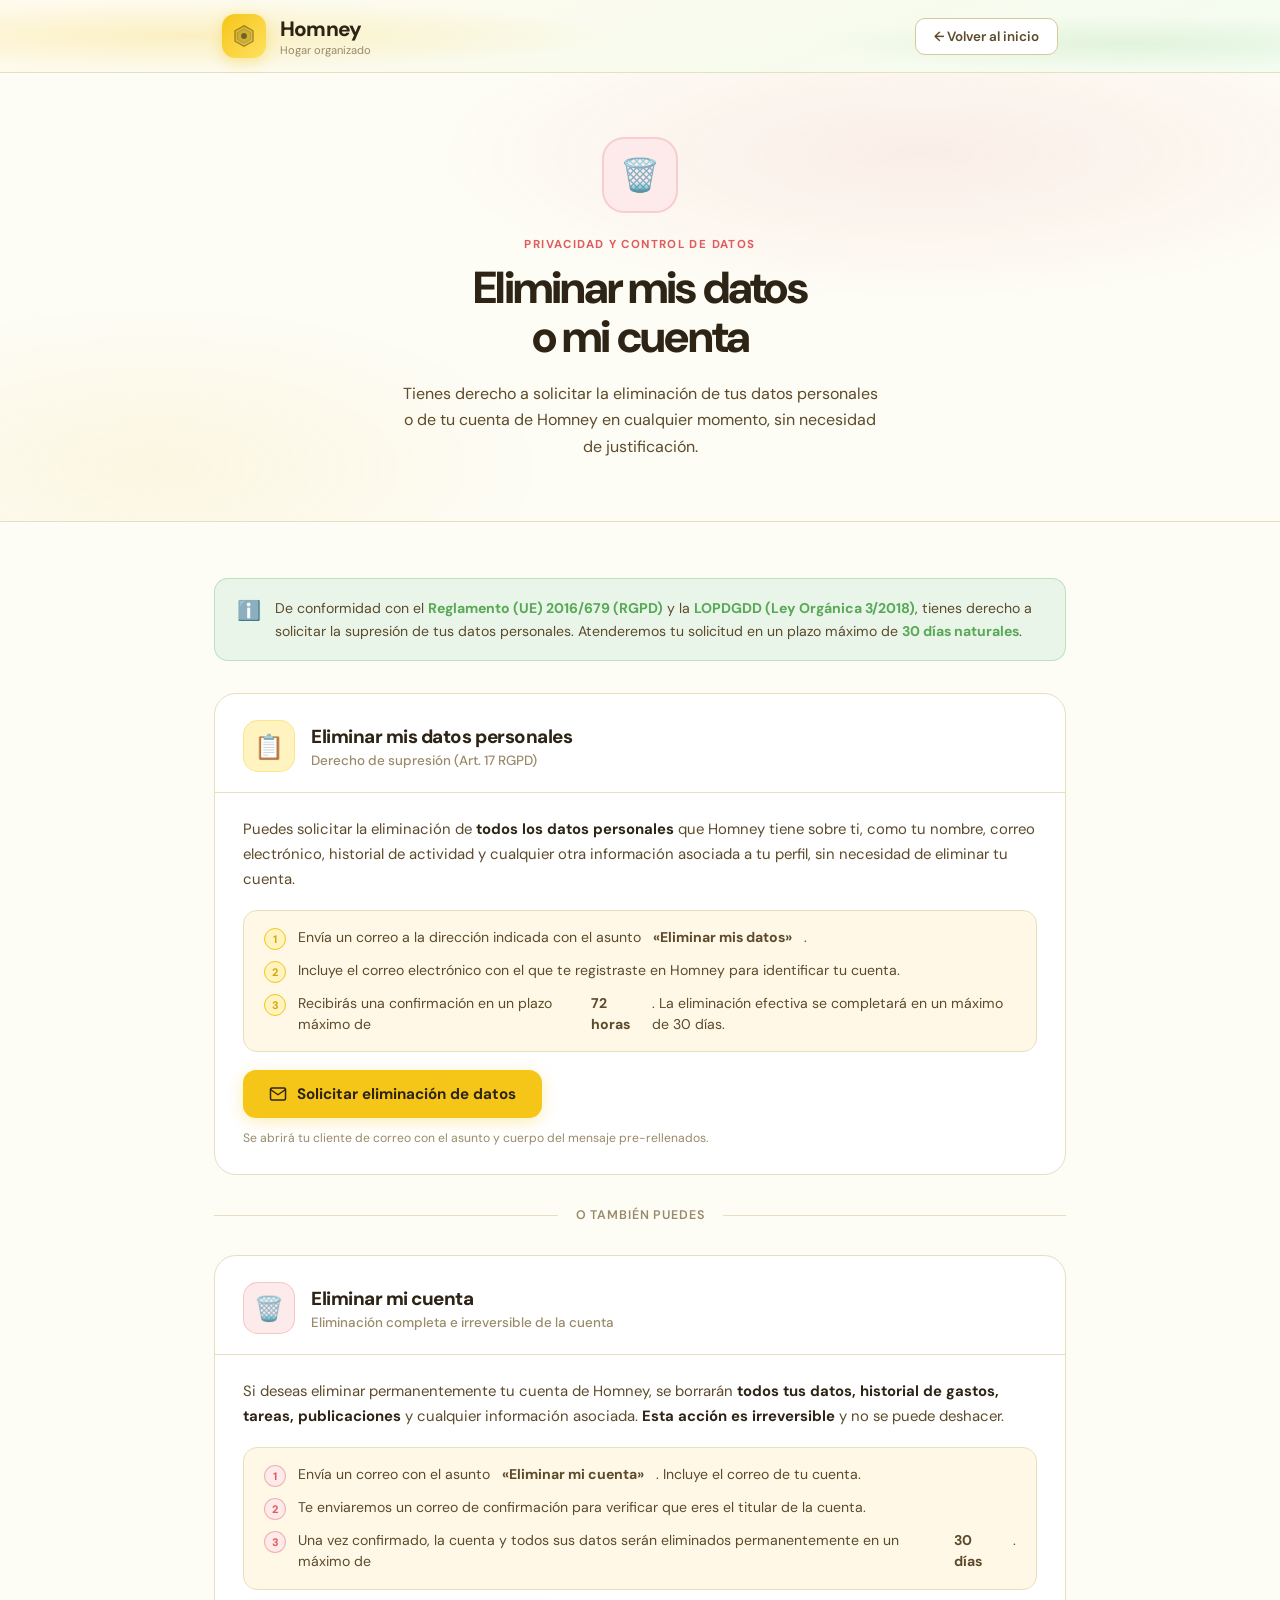
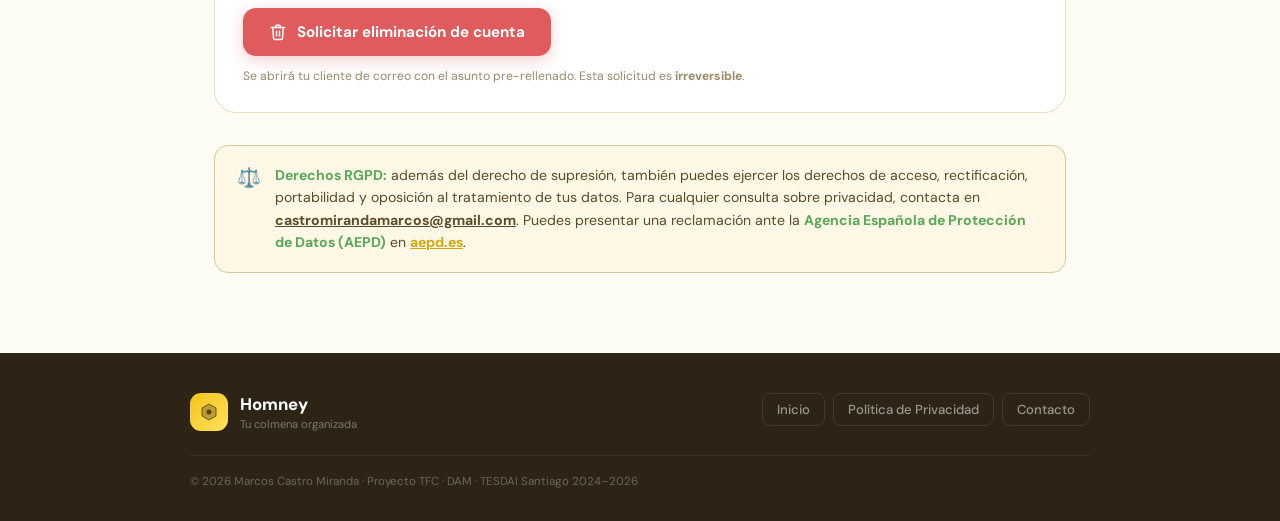
<file: frontend/eliminar_datos.html>
<!DOCTYPE html>
<html lang="es">
<head>
<meta charset="UTF-8">
<meta name="viewport" content="width=device-width, initial-scale=1.0">
<meta name="description" content="Homney — Solicitar eliminación de datos personales o cuenta de usuario.">
<meta name="robots" content="noindex">
<title>Homney — Eliminar mis datos / cuenta</title>
<link href="https://fonts.googleapis.com/css2?family=DM+Sans:ital,opsz,wght@0,9..40,300;0,9..40,400;0,9..40,500;0,9..40,600;0,9..40,700;0,9..40,800&display=swap" rel="stylesheet">
<style>

/* ═══════════════════════════════════════════════════════
   VARIABLES & RESET
═══════════════════════════════════════════════════════ */
:root {
  --bg:          #FDFCF5;
  --surface:     #FFFFFF;
  --surface2:    #FFF8E7;
  --border:      #E8DFC0;
  --border2:     #D6C99A;
  --accent:      #F5C518;
  --accent-dark: #D4A80E;
  --accent-bg:   #FFF3C0;
  --green:       #7CC87A;
  --green-dark:  #58A856;
  --green-bg:    #E8F5E8;
  --danger:      #E05C5C;
  --danger-bg:   #FDEAEA;
  --text:        #2D2416;
  --text-mid:    #5C4A2A;
  --muted:       #9A8A6A;
}

*, *::before, *::after { box-sizing: border-box; margin: 0; padding: 0; }
html { scroll-behavior: smooth; }
body {
  font-family: 'DM Sans', 'Segoe UI', sans-serif;
  background: var(--bg);
  color: var(--text);
  overflow-x: hidden;
  min-height: 100vh;
  display: flex;
  flex-direction: column;
}
::-webkit-scrollbar { width: 5px; }
::-webkit-scrollbar-track { background: transparent; }
::-webkit-scrollbar-thumb { background: var(--border2); border-radius: 99px; }

/* ═══════════════════════════════════════════════════════
   HEADER
═══════════════════════════════════════════════════════ */
#app-banner {
  background:
    radial-gradient(ellipse 55% 80% at 15% 50%, rgba(245,197,24,.20) 0%, transparent 60%),
    radial-gradient(ellipse 45% 70% at 88% 60%, rgba(124,200,122,.16) 0%, transparent 55%),
    linear-gradient(160deg, #FFFAEC 0%, #F3FCF0 100%);
  border-bottom: 1.5px solid var(--border);
  position: sticky;
  top: 0;
  z-index: 300;
}
.banner-inner {
  max-width: 900px;
  margin: 0 auto;
  padding: 0 32px;
  height: 72px;
  display: flex;
  align-items: center;
  justify-content: space-between;
  gap: 16px;
}
.banner-brand {
  display: flex;
  align-items: center;
  gap: 14px;
  text-decoration: none;
  color: inherit;
}
.banner-logo-mark {
  width: 44px; height: 44px;
  border-radius: 13px;
  background: linear-gradient(135deg, var(--accent) 0%, #FFE060 100%);
  display: flex; align-items: center; justify-content: center;
  box-shadow: 0 4px 14px rgba(245,197,24,.38);
  flex-shrink: 0;
}
.banner-name    { font-size: 1.3rem; font-weight: 800; color: var(--text); letter-spacing: -.04em; }
.banner-tagline { font-size: .7rem; color: var(--muted); margin-top: 1px; }
.banner-back {
  display: inline-flex;
  align-items: center;
  gap: 6px;
  padding: 9px 18px;
  background: var(--surface);
  border: 1.5px solid var(--border2);
  color: var(--text-mid);
  border-radius: 10px;
  font-family: inherit;
  font-size: .84rem;
  font-weight: 600;
  text-decoration: none;
  transition: all .2s;
}
.banner-back:hover {
  border-color: var(--accent);
  color: var(--accent-dark);
  background: var(--accent-bg);
}

/* ═══════════════════════════════════════════════════════
   HERO
═══════════════════════════════════════════════════════ */
.page-hero {
  background:
    radial-gradient(ellipse 65% 55% at 72% 18%, rgba(224,92,92,.09) 0%, transparent 58%),
    radial-gradient(ellipse 55% 65% at 12% 88%, rgba(245,197,24,.09) 0%, transparent 55%),
    var(--bg);
  border-bottom: 1.5px solid var(--border);
  padding: 64px 24px 60px;
  text-align: center;
}
.page-hero-inner { max-width: 620px; margin: 0 auto; }
.page-hero-icon {
  width: 76px; height: 76px;
  border-radius: 22px;
  background: linear-gradient(135deg, var(--danger-bg) 0%, #FDEAEA 100%);
  border: 2px solid rgba(224,92,92,.2);
  display: flex; align-items: center; justify-content: center;
  margin: 0 auto 24px;
  font-size: 2rem;
}
.page-hero-kicker {
  font-size: .72rem;
  font-weight: 700;
  letter-spacing: .12em;
  text-transform: uppercase;
  color: var(--danger);
  margin-bottom: 12px;
}
.page-hero-title {
  font-size: clamp(1.9rem, 4.5vw, 2.8rem);
  font-weight: 800;
  color: var(--text);
  letter-spacing: -.04em;
  line-height: 1.1;
  margin-bottom: 18px;
}
.page-hero-sub {
  font-size: 1rem;
  color: var(--text-mid);
  line-height: 1.68;
  max-width: 480px;
  margin: 0 auto;
}

/* ═══════════════════════════════════════════════════════
   CONTENIDO PRINCIPAL
═══════════════════════════════════════════════════════ */
.page-main {
  flex: 1;
  max-width: 900px;
  margin: 0 auto;
  width: 100%;
  padding: 56px 24px 80px;
  display: flex;
  flex-direction: column;
  gap: 32px;
}

/* Tarjetas de acción */
.action-card {
  background: var(--surface);
  border: 1.5px solid var(--border);
  border-radius: 22px;
  overflow: hidden;
  transition: box-shadow .22s;
}
.action-card:hover {
  box-shadow: 0 8px 28px rgba(100,80,20,.10);
}

.action-card-header {
  display: flex;
  align-items: center;
  gap: 16px;
  padding: 26px 28px 20px;
  border-bottom: 1.5px solid var(--border);
}
.action-icon {
  width: 52px; height: 52px;
  border-radius: 15px;
  display: flex; align-items: center; justify-content: center;
  font-size: 1.5rem;
  flex-shrink: 0;
}
.action-icon.r { background: var(--danger-bg); border: 1.5px solid rgba(224,92,92,.25); }
.action-icon.y { background: var(--accent-bg); border: 1.5px solid rgba(245,197,24,.3); }

.action-card-title-wrap { flex: 1; }
.action-card-title {
  font-size: 1.18rem;
  font-weight: 800;
  color: var(--text);
  letter-spacing: -.025em;
  margin-bottom: 3px;
}
.action-card-subtitle {
  font-size: .84rem;
  color: var(--muted);
  font-weight: 500;
}

.action-card-body {
  padding: 24px 28px 28px;
  display: flex;
  flex-direction: column;
  gap: 18px;
}
.action-desc {
  font-size: .93rem;
  color: var(--text-mid);
  line-height: 1.68;
}
.action-desc strong { color: var(--text); font-weight: 700; }

.action-steps {
  background: var(--surface2);
  border: 1.5px solid var(--border);
  border-radius: 14px;
  padding: 16px 20px;
  display: flex;
  flex-direction: column;
  gap: 10px;
}
.action-step {
  display: flex;
  align-items: flex-start;
  gap: 12px;
  font-size: .88rem;
  color: var(--text-mid);
  line-height: 1.5;
}
.step-num {
  width: 22px; height: 22px;
  border-radius: 50%;
  background: var(--accent-bg);
  border: 1.5px solid var(--accent);
  display: flex; align-items: center; justify-content: center;
  font-size: .68rem;
  font-weight: 800;
  color: var(--accent-dark);
  flex-shrink: 0;
  margin-top: 1px;
}
.step-num.r {
  background: var(--danger-bg);
  border-color: rgba(224,92,92,.4);
  color: var(--danger);
}

/* Botones de contacto por email */
.btn-mailto {
  display: inline-flex;
  align-items: center;
  gap: 10px;
  padding: 14px 26px;
  border-radius: 13px;
  font-family: inherit;
  font-size: .95rem;
  font-weight: 700;
  text-decoration: none;
  transition: all .22s;
  align-self: flex-start;
}
.btn-mailto.danger {
  background: var(--danger);
  color: #fff;
  box-shadow: 0 4px 16px rgba(224,92,92,.30);
}
.btn-mailto.danger:hover {
  background: #c94c4c;
  transform: translateY(-1px);
  box-shadow: 0 8px 22px rgba(224,92,92,.38);
}
.btn-mailto.warning {
  background: var(--accent);
  color: var(--text);
  box-shadow: 0 4px 16px rgba(245,197,24,.30);
}
.btn-mailto.warning:hover {
  background: var(--accent-dark);
  color: #fff;
  transform: translateY(-1px);
  box-shadow: 0 8px 22px rgba(212,168,14,.40);
}
.btn-mailto svg { width: 18px; height: 18px; flex-shrink: 0; }

.btn-mailto-note {
  font-size: .76rem;
  color: var(--muted);
  margin-top: -6px;
}

/* Aviso informativo */
.info-notice {
  background: var(--green-bg);
  border: 1.5px solid rgba(124,200,122,.4);
  border-radius: 14px;
  padding: 18px 22px;
  display: flex;
  align-items: flex-start;
  gap: 14px;
}
.info-notice-icon {
  font-size: 1.2rem;
  flex-shrink: 0;
  margin-top: 1px;
}
.info-notice-text {
  font-size: .88rem;
  color: var(--text-mid);
  line-height: 1.6;
}
.info-notice-text strong { color: var(--green-dark); }

/* Separador con texto */
.divider-text {
  display: flex;
  align-items: center;
  gap: 18px;
  color: var(--muted);
  font-size: .78rem;
  font-weight: 600;
  letter-spacing: .07em;
  text-transform: uppercase;
}
.divider-text::before,
.divider-text::after {
  content: '';
  flex: 1;
  height: 1.5px;
  background: var(--border);
}

/* ═══════════════════════════════════════════════════════
   FOOTER
═══════════════════════════════════════════════════════ */
#site-footer {
  background: var(--text);
  color: rgba(255,255,255,.6);
  padding: 40px 24px 32px;
}
.footer-inner { max-width: 900px; margin: 0 auto; }
.footer-top {
  display: flex;
  align-items: flex-start;
  justify-content: space-between;
  gap: 24px;
  flex-wrap: wrap;
  padding-bottom: 24px;
  border-bottom: 1px solid rgba(255,255,255,.08);
  margin-bottom: 18px;
}
.footer-brand { display: flex; align-items: center; gap: 12px; }
.footer-logo-mini {
  width: 38px; height: 38px;
  border-radius: 11px;
  background: linear-gradient(135deg, var(--accent), #FFE060);
  display: flex; align-items: center; justify-content: center;
  flex-shrink: 0;
}
.footer-brand-name { font-size: 1.05rem; font-weight: 800; color: #fff; }
.footer-brand-tag  { font-size: .7rem; color: rgba(255,255,255,.38); margin-top: 2px; }
.footer-links { display: flex; gap: 8px; flex-wrap: wrap; align-items: center; }
.footer-link {
  color: rgba(255,255,255,.52);
  text-decoration: none;
  font-size: .82rem;
  font-weight: 500;
  padding: 7px 14px;
  border-radius: 8px;
  border: 1px solid rgba(255,255,255,.1);
  transition: all .18s;
}
.footer-link:hover { color: var(--accent); border-color: rgba(245,197,24,.35); background: rgba(245,197,24,.07); }
.footer-copy { font-size: .72rem; color: rgba(255,255,255,.3); }

/* ═══════════════════════════════════════════════════════
   RESPONSIVE
═══════════════════════════════════════════════════════ */
@media (max-width: 640px) {
  .banner-inner { padding: 0 16px; height: 62px; }
  .banner-tagline { display: none; }
  .page-hero { padding: 48px 20px 44px; }
  .page-main { padding: 36px 16px 60px; gap: 24px; }
  .action-card-header { padding: 20px 20px 16px; }
  .action-card-body { padding: 18px 20px 22px; }
  .btn-mailto { align-self: stretch; justify-content: center; }
  .footer-top { flex-direction: column; align-items: flex-start; }
}

</style>
</head>
<body>

<!-- ═══════════════════════════════════════════════════
     HEADER
═══════════════════════════════════════════════════ -->
<header id="app-banner">
  <div class="banner-inner">
    <a href="index.html" class="banner-brand">
      <div class="banner-logo-mark">
        <svg width="26" height="26" viewBox="0 0 40 40" fill="none">
          <path d="M20 4L34 12V28L20 36L6 28V12L20 4Z"
                fill="rgba(45,36,22,.14)" stroke="rgba(45,36,22,.42)" stroke-width="1.9"/>
          <path d="M20 9L30 15V25L20 31L10 25V15L20 9Z"
                fill="rgba(45,36,22,.07)" stroke="rgba(45,36,22,.22)" stroke-width="1.2"/>
          <circle cx="20" cy="20" r="4.5" fill="rgba(45,36,22,.56)"/>
        </svg>
      </div>
      <div>
        <div class="banner-name">Homney</div>
        <div class="banner-tagline">Hogar organizado</div>
      </div>
    </a>
    <a href=".index.html" class="banner-back">← Volver al inicio</a>
  </div>
</header>


<!-- ═══════════════════════════════════════════════════
     HERO
═══════════════════════════════════════════════════ -->
<div class="page-hero">
  <div class="page-hero-inner">
    <div class="page-hero-icon">🗑️</div>
    <p class="page-hero-kicker">Privacidad y control de datos</p>
    <h1 class="page-hero-title">Eliminar mis datos<br>o mi cuenta</h1>
    <p class="page-hero-sub">
      Tienes derecho a solicitar la eliminación de tus datos personales o de tu cuenta de Homney en cualquier momento, sin necesidad de justificación.
    </p>
  </div>
</div>


<!-- ═══════════════════════════════════════════════════
     CONTENIDO PRINCIPAL
═══════════════════════════════════════════════════ -->
<main class="page-main">

  <!-- AVISO GENERAL -->
  <div class="info-notice">
    <div class="info-notice-icon">ℹ️</div>
    <div class="info-notice-text">
      De conformidad con el <strong>Reglamento (UE) 2016/679 (RGPD)</strong> y la <strong>LOPDGDD (Ley Orgánica 3/2018)</strong>, tienes derecho a solicitar la supresión de tus datos personales. Atenderemos tu solicitud en un plazo máximo de <strong>30 días naturales</strong>.
    </div>
  </div>


  <!-- ═══ BLOQUE 1: ELIMINAR MIS DATOS ═══ -->
  <div class="action-card">
    <div class="action-card-header">
      <div class="action-icon y">📋</div>
      <div class="action-card-title-wrap">
        <div class="action-card-title">Eliminar mis datos personales</div>
        <div class="action-card-subtitle">Derecho de supresión (Art. 17 RGPD)</div>
      </div>
    </div>
    <div class="action-card-body">
      <p class="action-desc">
        Puedes solicitar la eliminación de <strong>todos los datos personales</strong> que Homney tiene sobre ti, como tu nombre, correo electrónico, historial de actividad y cualquier otra información asociada a tu perfil, sin necesidad de eliminar tu cuenta.
      </p>

      <div class="action-steps">
        <div class="action-step">
          <div class="step-num">1</div>
          Envía un correo a la dirección indicada con el asunto <strong>«Eliminar mis datos»</strong>.
        </div>
        <div class="action-step">
          <div class="step-num">2</div>
          Incluye el correo electrónico con el que te registraste en Homney para identificar tu cuenta.
        </div>
        <div class="action-step">
          <div class="step-num">3</div>
          Recibirás una confirmación en un plazo máximo de <strong>72 horas</strong>. La eliminación efectiva se completará en un máximo de 30 días.
        </div>
      </div>

      <a href="mailto:castromirandamarcos@gmail.com?subject=Eliminar%20mis%20datos%20personales%20%E2%80%94%20Homney&body=Hola%2C%0A%0ASolicito%20la%20eliminaci%C3%B3n%20de%20todos%20mis%20datos%20personales%20en%20la%20aplicaci%C3%B3n%20Homney.%0A%0ACorreo%20de%20la%20cuenta%3A%20%5Bescribe%20aqu%C3%AD%20tu%20correo%5D%0A%0AGracias." class="btn-mailto warning">
        <svg viewBox="0 0 24 24" fill="none" stroke="currentColor" stroke-width="2" stroke-linecap="round" stroke-linejoin="round">
          <path d="M4 4h16c1.1 0 2 .9 2 2v12c0 1.1-.9 2-2 2H4c-1.1 0-2-.9-2-2V6c0-1.1.9-2 2-2z"/>
          <polyline points="22,6 12,13 2,6"/>
        </svg>
        Solicitar eliminación de datos
      </a>
      <p class="btn-mailto-note">Se abrirá tu cliente de correo con el asunto y cuerpo del mensaje pre-rellenados.</p>
    </div>
  </div>


  <div class="divider-text">o también puedes</div>


  <!-- ═══ BLOQUE 2: ELIMINAR MI CUENTA ═══ -->
  <div class="action-card">
    <div class="action-card-header">
      <div class="action-icon r">🗑️</div>
      <div class="action-card-title-wrap">
        <div class="action-card-title">Eliminar mi cuenta</div>
        <div class="action-card-subtitle">Eliminación completa e irreversible de la cuenta</div>
      </div>
    </div>
    <div class="action-card-body">
      <p class="action-desc">
        Si deseas eliminar permanentemente tu cuenta de Homney, se borrarán <strong>todos tus datos, historial de gastos, tareas, publicaciones</strong> y cualquier información asociada. <strong>Esta acción es irreversible</strong> y no se puede deshacer.
      </p>

      <div class="action-steps">
        <div class="action-step">
          <div class="step-num r">1</div>
          Envía un correo con el asunto <strong>«Eliminar mi cuenta»</strong>. Incluye el correo de tu cuenta.
        </div>
        <div class="action-step">
          <div class="step-num r">2</div>
          Te enviaremos un correo de confirmación para verificar que eres el titular de la cuenta.
        </div>
        <div class="action-step">
          <div class="step-num r">3</div>
          Una vez confirmado, la cuenta y todos sus datos serán eliminados permanentemente en un máximo de <strong>30 días</strong>.
        </div>
      </div>

      <a href="mailto:castromirandamarcos@gmail.com?subject=Eliminar%20mi%20cuenta%20%E2%80%94%20Homney&body=Hola%2C%0A%0ASolicito%20la%20eliminaci%C3%B3n%20completa%20e%20irreversible%20de%20mi%20cuenta%20en%20la%20aplicaci%C3%B3n%20Homney.%0A%0ACorreo%20de%20la%20cuenta%3A%20%5Bescribe%20aqu%C3%AD%20tu%20correo%5D%0A%0AEntiendo%20que%20esta%20acci%C3%B3n%20es%20irreversible.%0A%0AGracias." class="btn-mailto danger">
        <svg viewBox="0 0 24 24" fill="none" stroke="currentColor" stroke-width="2" stroke-linecap="round" stroke-linejoin="round">
          <polyline points="3 6 5 6 21 6"/>
          <path d="M19 6l-1 14a2 2 0 01-2 2H8a2 2 0 01-2-2L5 6"/>
          <path d="M10 11v6M14 11v6"/>
          <path d="M9 6V4a1 1 0 011-1h4a1 1 0 011 1v2"/>
        </svg>
        Solicitar eliminación de cuenta
      </a>
      <p class="btn-mailto-note">Se abrirá tu cliente de correo con el asunto pre-rellenado. Esta solicitud es <strong>irreversible</strong>.</p>
    </div>
  </div>


  <!-- NOTA LEGAL -->
  <div class="info-notice" style="background:var(--surface2);border-color:var(--border2);">
    <div class="info-notice-icon">⚖️</div>
    <div class="info-notice-text">
      <strong>Derechos RGPD:</strong> además del derecho de supresión, también puedes ejercer los derechos de acceso, rectificación, portabilidad y oposición al tratamiento de tus datos. Para cualquier consulta sobre privacidad, contacta en
      <a href="mailto:castromirandamarcos@gmail.com" style="color:var(--text-mid);font-weight:700;">castromirandamarcos@gmail.com</a>.
      Puedes presentar una reclamación ante la <strong>Agencia Española de Protección de Datos (AEPD)</strong> en <a href="https://www.aepd.es" target="_blank" rel="noopener" style="color:var(--accent-dark);font-weight:700;">aepd.es</a>.
    </div>
  </div>

</main>


<!-- ═══════════════════════════════════════════════════
     FOOTER
═══════════════════════════════════════════════════ -->
<footer id="site-footer">
  <div class="footer-inner">
    <div class="footer-top">
      <div class="footer-brand">
        <div class="footer-logo-mini">
          <svg width="20" height="20" viewBox="0 0 40 40" fill="none">
            <path d="M20 4L34 12V28L20 36L6 28V12L20 4Z"
                  fill="rgba(45,36,22,.3)" stroke="rgba(45,36,22,.65)" stroke-width="2"/>
            <circle cx="20" cy="20" r="5" fill="rgba(45,36,22,.75)"/>
          </svg>
        </div>
        <div>
          <div class="footer-brand-name">Homney</div>
          <div class="footer-brand-tag">Tu colmena organizada</div>
        </div>
      </div>
      <div class="footer-links">
        <a href="indexhtml" class="footer-link">Inicio</a>
        <a href="politica_privacidad.html" class="footer-link">Política de Privacidad</a>
        <a href="mailto:castromirandamarcos@gmail.com" class="footer-link">Contacto</a>
      </div>
    </div>
    <div class="footer-copy">
      © 2026 Marcos Castro Miranda · Proyecto TFC · DAM · TESDAI Santiago 2024–2026
    </div>
  </div>
</footer>

</body>
</html>
</file>
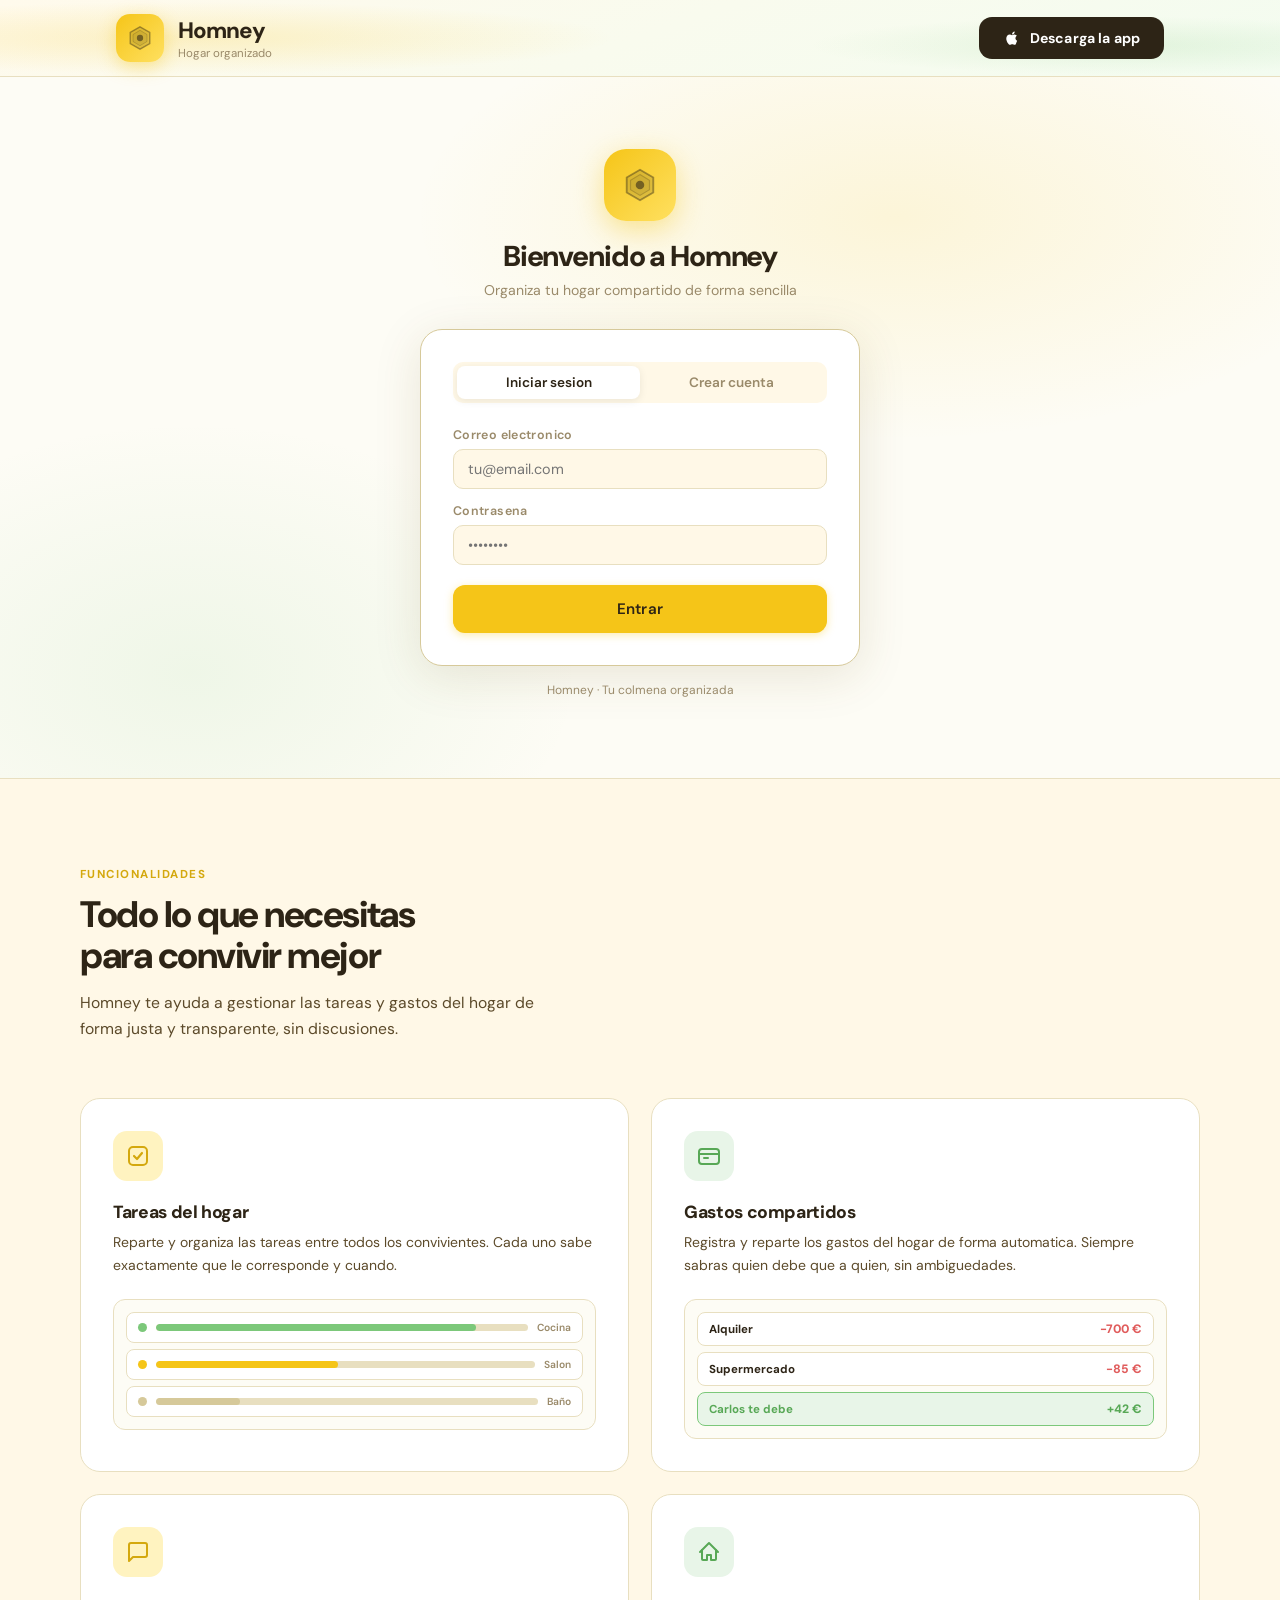
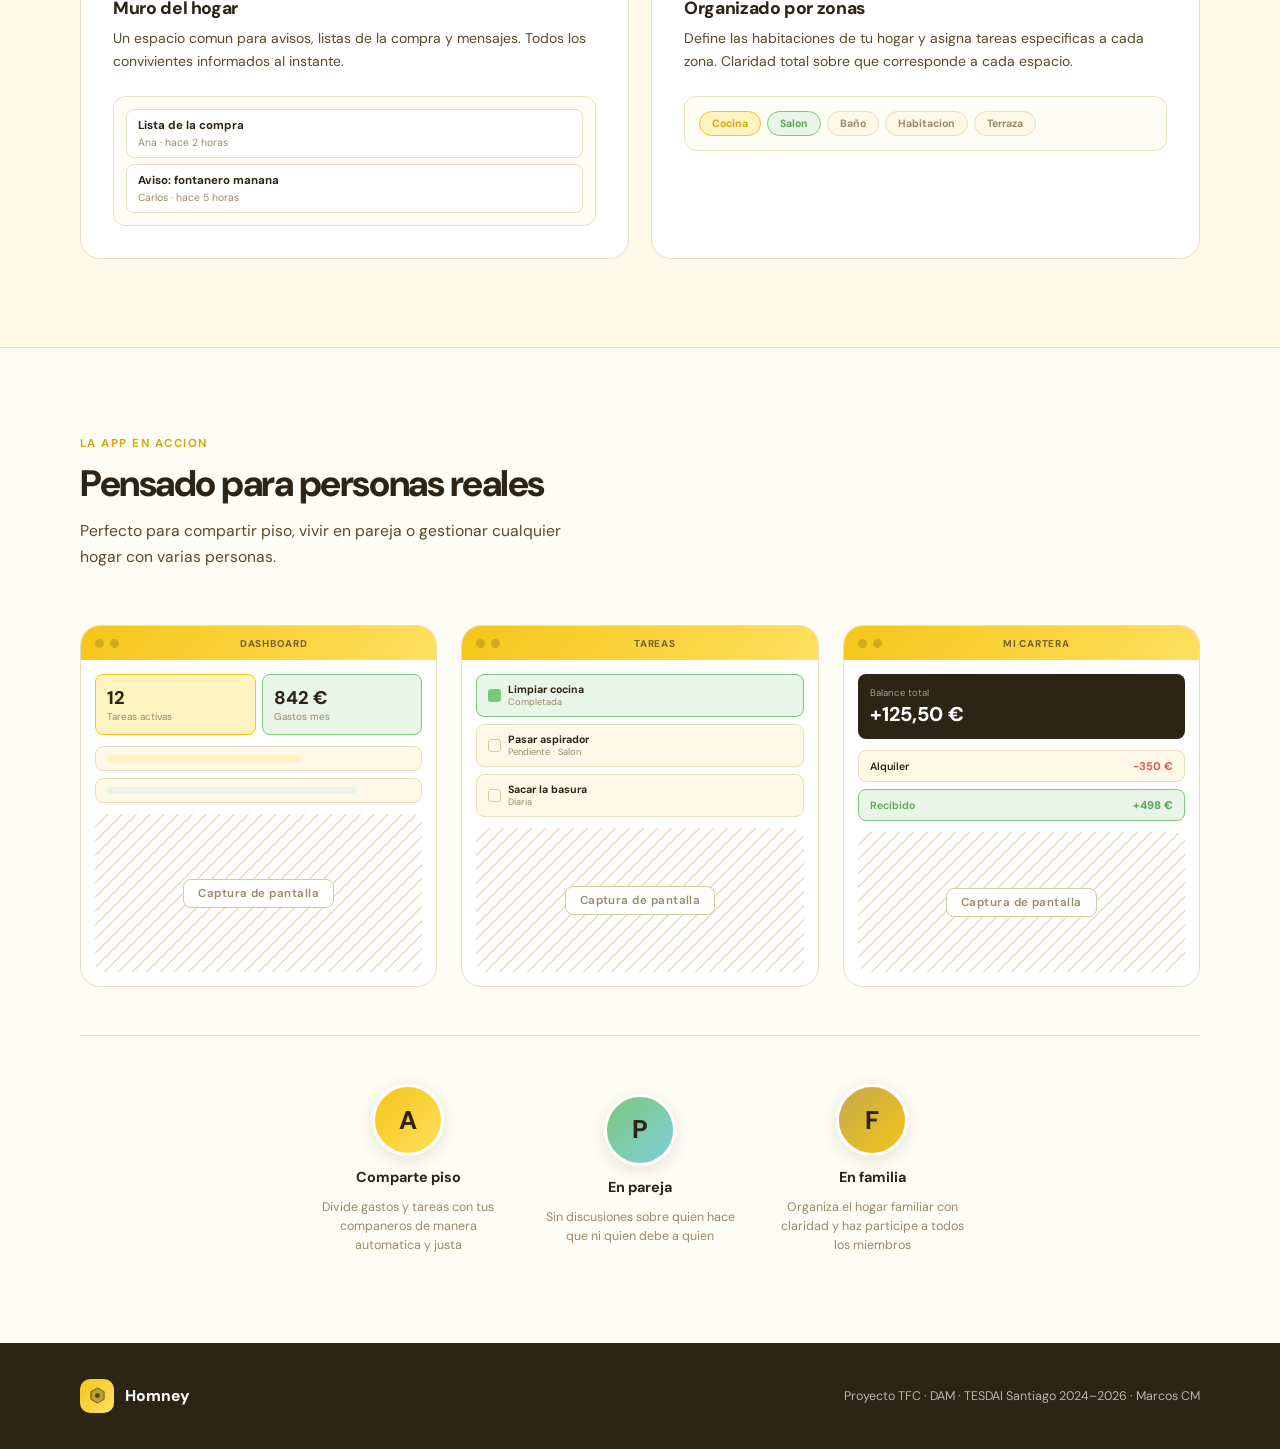
<file: frontend/indexviejo.html>
<!DOCTYPE html>
<html lang="es">
<head>
<meta charset="UTF-8">
<meta name="viewport" content="width=device-width, initial-scale=1.0">
<meta  name="author" content="Marcos Castro Miranda">
<title>Homney — Tu hogar compartido</title>
<link href="https://fonts.googleapis.com/css2?family=DM+Sans:ital,opsz,wght@0,9..40,300;0,9..40,400;0,9..40,500;0,9..40,600;0,9..40,700;0,9..40,800&display=swap" rel="stylesheet">
<link rel="stylesheet" href="css/styles.css">
<style>

/* ═══════════════════════════════════════════════════════
   ANIMACIONES DE LOGO
═══════════════════════════════════════════════════════ */
@keyframes logoEntrance {
  0%   { transform: scale(.2) rotate(-30deg); opacity: 0; filter: blur(8px); }
  65%  { transform: scale(1.14) rotate(6deg);  opacity: 1; filter: blur(0); }
  82%  { transform: scale(.93) rotate(-2deg); }
  100% { transform: scale(1) rotate(0);        opacity: 1; }
}
@keyframes logoPulse {
  0%   { transform: scale(1); }
  22%  { transform: scale(1.45) rotate(12deg); }
  50%  { transform: scale(1.1)  rotate(-5deg); }
  75%  { transform: scale(1.2)  rotate(3deg);  }
  100% { transform: scale(1)    rotate(0);     }
}
@keyframes fadeUp {
  from { opacity: 0; transform: translateY(24px); }
  to   { opacity: 1; transform: translateY(0); }
}
@keyframes spin { to { transform: rotate(360deg); } }

.logo-entrance { animation: logoEntrance .85s cubic-bezier(.34,1.3,.64,1) both; }
.logo-pulse    { animation: logoPulse .65s cubic-bezier(.34,1.56,.64,1) both !important; }

/* ═══════════════════════════════════════════════════════
   BANNER SUPERIOR
═══════════════════════════════════════════════════════ */
#app-banner {
  background:
    radial-gradient(ellipse 55% 80% at 15% 50%, rgba(245,197,24,.20) 0%, transparent 60%),
    radial-gradient(ellipse 45% 70% at 88% 60%, rgba(124,200,122,.16) 0%, transparent 55%),
    linear-gradient(160deg, #FFFAEC 0%, #F3FCF0 100%);
  border-bottom: 1.5px solid var(--border);
  position: sticky;
  top: 0;
  z-index: 300;
}
.banner-inner {
  max-width: 1120px;
  margin: 0 auto;
  padding: 0 36px;
  height: 76px;
  display: flex;
  align-items: center;
  justify-content: space-between;
  gap: 16px;
}
.banner-brand {
  display: flex;
  align-items: center;
  gap: 14px;
  text-decoration: none;
  color: inherit;
}
.banner-logo-mark {
  width: 48px; height: 48px;
  border-radius: 14px;
  background: linear-gradient(135deg, var(--accent) 0%, #FFE060 100%);
  display: flex;
  align-items: center;
  justify-content: center;
  box-shadow: 0 5px 18px rgba(245,197,24,.42);
  flex-shrink: 0;
}
.banner-name    { font-size: 1.4rem; font-weight: 800; color: var(--text); letter-spacing: -.04em; }
.banner-tagline { font-size: .72rem; color: var(--muted); margin-top: 1px; }
.btn-download {
  display: inline-flex;
  align-items: center;
  gap: 9px;
  padding: 12px 24px;
  background: var(--text);
  color: #fff;
  border: none;
  border-radius: 13px;
  font-family: inherit;
  font-size: .88rem;
  font-weight: 700;
  cursor: pointer;
  letter-spacing: .01em;
  transition: all .22s;
  white-space: nowrap;
  text-decoration: none;
}
.btn-download:hover {
  background: #160800;
  transform: translateY(-1px);
  box-shadow: 0 8px 24px rgba(45,36,22,.28);
}
.btn-download svg { width: 18px; height: 18px; flex-shrink: 0; }

/* ═══════════════════════════════════════════════════════
   SECCIÓN AUTH — centrada
═══════════════════════════════════════════════════════ */
#auth-section {
  background:
    radial-gradient(ellipse 65% 55% at 70% 20%, rgba(245,197,24,.13) 0%, transparent 58%),
    radial-gradient(ellipse 55% 65% at 15% 85%, rgba(124,200,122,.11) 0%, transparent 55%),
    var(--bg);
  padding: 72px 24px 80px;
  display: flex;
  justify-content: center;
}
.auth-wrap {
  width: 100%;
  max-width: 440px;
  animation: fadeUp .6s cubic-bezier(.34,1.2,.64,1) both;
  animation-delay: .1s;
}
.auth-logo-area {
  text-align: center;
  margin-bottom: 30px;
}
.auth-logo-badge {
  width: 72px; height: 72px;
  border-radius: 22px;
  background: linear-gradient(135deg, var(--accent) 0%, #FFE060 100%);
  display: inline-flex;
  align-items: center;
  justify-content: center;
  box-shadow: 0 8px 28px rgba(245,197,24,.44);
  margin-bottom: 16px;
}
.auth-logo-area h1 {
  font-size: 1.8rem;
  font-weight: 800;
  color: var(--text);
  letter-spacing: -.04em;
  margin-bottom: 6px;
}
.auth-logo-area p { font-size: .88rem; color: var(--muted); }
.auth-box {
  background: var(--surface);
  border: 1.5px solid var(--border2);
  border-radius: 22px;
  padding: 32px;
  box-shadow: 0 10px 48px rgba(100,80,20,.13);
}

/* ═══════════════════════════════════════════════════════
   SECCIÓN FUNCIONALIDADES
═══════════════════════════════════════════════════════ */
#features-section {
  background: var(--surface2);
  border-top: 1.5px solid var(--border);
  padding: 88px 24px;
}
.section-inner { max-width: 1120px; margin: 0 auto; }
.section-kicker {
  font-size: .72rem;
  font-weight: 700;
  letter-spacing: .13em;
  text-transform: uppercase;
  color: var(--accent-dark);
  margin-bottom: 12px;
}
.section-heading {
  font-size: 2.3rem;
  font-weight: 800;
  color: var(--text);
  letter-spacing: -.04em;
  line-height: 1.12;
  margin-bottom: 14px;
}
.section-sub {
  font-size: .98rem;
  color: var(--text-mid);
  line-height: 1.65;
  max-width: 500px;
  margin-bottom: 56px;
}
.feat-grid {
  display: grid;
  grid-template-columns: repeat(2, 1fr);
  gap: 22px;
}
.feat-card {
  background: var(--surface);
  border: 1.5px solid var(--border);
  border-radius: 20px;
  padding: 32px;
  position: relative;
  overflow: hidden;
  transition: border-color .22s, transform .22s, box-shadow .22s;
}
.feat-card::before {
  content: '';
  position: absolute;
  top: 0; left: 0; right: 0;
  height: 3px;
  background: linear-gradient(90deg, var(--accent), var(--green));
  opacity: 0;
  transition: opacity .22s;
}
.feat-card:hover { border-color: var(--accent); transform: translateY(-3px); box-shadow: 0 12px 38px rgba(100,80,20,.11); }
.feat-card:hover::before { opacity: 1; }
.feat-icon {
  width: 50px; height: 50px;
  border-radius: 14px;
  display: flex;
  align-items: center;
  justify-content: center;
  margin-bottom: 20px;
}
.feat-icon.y { background: var(--accent-bg); }
.feat-icon.g { background: var(--green-bg); }
.feat-icon svg { width: 24px; height: 24px; }
.feat-title { font-size: 1.1rem; font-weight: 800; color: var(--text); letter-spacing: -.02em; margin-bottom: 8px; }
.feat-desc  { font-size: .875rem; color: var(--text-mid); line-height: 1.65; margin-bottom: 22px; }
.feat-mockup {
  background: var(--bg);
  border: 1.5px solid var(--border);
  border-radius: 12px;
  padding: 12px;
  display: flex;
  flex-direction: column;
  gap: 6px;
}
.mk-row {
  display: flex;
  align-items: center;
  gap: 9px;
  padding: 8px 11px;
  background: var(--surface);
  border: 1px solid var(--border);
  border-radius: 8px;
}
.mk-dot  { width: 9px; height: 9px; border-radius: 50%; flex-shrink: 0; }
.mk-bar  { flex: 1; height: 7px; border-radius: 4px; background: var(--border); overflow: hidden; }
.mk-fill { height: 100%; border-radius: 4px; }
.mk-lbl  { font-size: .64rem; font-weight: 600; color: var(--muted); white-space: nowrap; }

/* ═══════════════════════════════════════════════════════
   SECCIÓN CAPTURAS / PERSONAS
═══════════════════════════════════════════════════════ */
#screenshots-section {
  background: var(--bg);
  border-top: 1.5px solid var(--border);
  padding: 88px 24px;
}
.shots-grid {
  display: grid;
  grid-template-columns: repeat(3, 1fr);
  gap: 24px;
}
.shot-card {
  border-radius: 20px;
  overflow: hidden;
  border: 1.5px solid var(--border);
  background: var(--surface);
  display: flex;
  flex-direction: column;
}
.shot-topbar {
  height: 34px;
  background: linear-gradient(135deg, var(--accent), #FFE060);
  display: flex;
  align-items: center;
  padding: 0 14px;
  gap: 6px;
  flex-shrink: 0;
}
.shot-btn  { width: 9px; height: 9px; border-radius: 50%; background: rgba(45,36,22,.18); }
.shot-ttl  { font-size: .62rem; font-weight: 700; color: rgba(45,36,22,.65); margin: 0 auto; letter-spacing: .07em; text-transform: uppercase; }
.shot-body { flex: 1; padding: 14px; display: flex; flex-direction: column; gap: 7px; }
.sh-row {
  display: flex;
  align-items: center;
  gap: 8px;
  padding: 8px 11px;
  background: var(--surface2);
  border: 1px solid var(--border);
  border-radius: 8px;
}
.sh-blk { height: 7px; border-radius: 4px; background: var(--border); }

/* Espacio para imagen real */
.img-placeholder {
  background:
    repeating-linear-gradient(
      -45deg,
      var(--border) 0,
      var(--border) 1px,
      transparent 0,
      transparent 50%
    );
  background-size: 14px 14px;
  border-radius: 10px;
  flex: 1;
  min-height: 140px;
  display: flex;
  align-items: center;
  justify-content: center;
}
.img-placeholder-lbl {
  background: var(--surface);
  border: 1.5px solid var(--border2);
  border-radius: 8px;
  padding: 6px 14px;
  font-size: .72rem;
  font-weight: 600;
  color: var(--muted);
  letter-spacing: .04em;
}

/* Personas */
.people-strip {
  display: flex;
  align-items: center;
  justify-content: center;
  gap: 32px;
  flex-wrap: wrap;
  margin-top: 48px;
  padding-top: 48px;
  border-top: 1.5px solid var(--border);
}
.person-card {
  display: flex;
  flex-direction: column;
  align-items: center;
  gap: 12px;
  width: 200px;
}
.person-avatar {
  width: 72px; height: 72px;
  border-radius: 50%;
  background: linear-gradient(135deg, var(--accent), var(--green));
  display: flex;
  align-items: center;
  justify-content: center;
  font-size: 1.6rem;
  font-weight: 800;
  color: var(--text);
  border: 3px solid var(--surface);
  box-shadow: 0 4px 16px rgba(100,80,20,.14);
}
.person-name { font-size: .9rem; font-weight: 700; color: var(--text); }
.person-role { font-size: .78rem; color: var(--muted); text-align: center; line-height: 1.5; }

/* ═══════════════════════════════════════════════════════
   FOOTER
═══════════════════════════════════════════════════════ */
#site-footer {
  background: var(--text);
  color: rgba(255,255,255,.65);
  padding: 36px 24px;
}
.footer-inner {
  max-width: 1120px;
  margin: 0 auto;
  display: flex;
  align-items: center;
  justify-content: space-between;
  gap: 16px;
  flex-wrap: wrap;
}
.footer-brand {
  display: flex;
  align-items: center;
  gap: 11px;
}
.footer-logo-mini {
  width: 34px; height: 34px;
  border-radius: 10px;
  background: linear-gradient(135deg, var(--accent), #FFE060);
  display: flex;
  align-items: center;
  justify-content: center;
}
.footer-name { font-size: .98rem; font-weight: 800; color: #fff; }
.footer-copy { font-size: .78rem; }

/* ═══════════════════════════════════════════════════════
   SETUP WIZARD
═══════════════════════════════════════════════════════ */
#setup-wizard {
  position: fixed;
  inset: 0;
  background: var(--bg);
  z-index: 9000;
  display: flex;
  flex-direction: column;
  overflow-y: auto;
}
#setup-wizard.hidden { display: none; }

.wz-topbar {
  height: 70px;
  background: var(--surface);
  border-bottom: 1.5px solid var(--border);
  display: flex;
  align-items: center;
  padding: 0 36px;
  gap: 14px;
  flex-shrink: 0;
  position: sticky;
  top: 0;
  z-index: 10;
}
.wz-logo-box {
  width: 42px; height: 42px;
  border-radius: 12px;
  background: linear-gradient(135deg, var(--accent), #FFE060);
  display: flex;
  align-items: center;
  justify-content: center;
  box-shadow: 0 3px 14px rgba(245,197,24,.36);
  flex-shrink: 0;
}
.wz-brand { font-size: 1.05rem; font-weight: 800; color: var(--text); }
.wz-progress {
  margin-left: auto;
  display: flex;
  align-items: center;
  gap: 7px;
}
.wz-dot {
  width: 9px; height: 9px;
  border-radius: 50%;
  background: var(--border2);
  transition: all .3s cubic-bezier(.34,1.4,.64,1);
}
.wz-dot.active { width: 26px; border-radius: 5px; background: var(--accent); }
.wz-dot.done   { background: var(--green); }
.wz-step-lbl   { font-size: .8rem; font-weight: 600; color: var(--muted); margin-left: 4px; }

.wz-body {
  flex: 1;
  display: flex;
  justify-content: center;
  padding: 52px 24px 100px;
}
.wz-card {
  width: 100%;
  max-width: 660px;
}
.wz-step { display: none; }
.wz-step.active { display: block; animation: fadeUp .4s cubic-bezier(.34,1.2,.64,1) both; }

.wz-card h2 {
  font-size: 1.9rem;
  font-weight: 800;
  color: var(--text);
  letter-spacing: -.04em;
  margin-bottom: 8px;
}
.wz-card .wz-sub {
  font-size: .93rem;
  color: var(--text-mid);
  line-height: 1.6;
  margin-bottom: 36px;
}
.wz-label {
  font-size: .72rem;
  font-weight: 700;
  letter-spacing: .1em;
  text-transform: uppercase;
  color: var(--muted);
  margin-bottom: 10px;
}

/* Chips de sugerencias */
.chips-wrap { display: flex; flex-wrap: wrap; gap: 8px; margin-bottom: 24px; }
.chip {
  padding: 8px 16px;
  border-radius: 99px;
  border: 1.5px solid var(--border2);
  background: var(--surface);
  font-size: .84rem;
  font-weight: 600;
  color: var(--text-mid);
  cursor: pointer;
  transition: all .18s;
  user-select: none;
  font-family: inherit;
}
.chip:hover  { border-color: var(--accent); color: var(--accent-dark); background: var(--accent-bg); }
.chip.active { background: var(--accent); border-color: var(--accent-dark); color: var(--text); }

/* Lista de seleccionados */
.sel-list {
  background: var(--surface2);
  border: 1.5px solid var(--border);
  border-radius: 14px;
  padding: 12px;
  min-height: 58px;
  margin-bottom: 14px;
  display: flex;
  flex-wrap: wrap;
  gap: 6px;
  align-content: flex-start;
}
.sel-list.empty-msg {
  align-items: center;
  justify-content: center;
  color: var(--muted);
  font-size: .82rem;
  min-height: 58px;
}
.sel-tag {
  display: inline-flex;
  align-items: center;
  gap: 6px;
  padding: 6px 12px;
  background: var(--surface);
  border: 1.5px solid var(--accent);
  border-radius: 99px;
  font-size: .82rem;
  font-weight: 600;
  color: var(--text);
}
.sel-tag-rm {
  width: 17px; height: 17px;
  border-radius: 50%;
  background: rgba(45,36,22,.09);
  border: none;
  cursor: pointer;
  display: flex;
  align-items: center;
  justify-content: center;
  color: var(--muted);
  font-size: .7rem;
  transition: all .15s;
  padding: 0;
  font-family: inherit;
  line-height: 1;
}
.sel-tag-rm:hover { background: var(--danger-bg); color: var(--danger); }

.add-row {
  display: flex;
  gap: 8px;
  margin-top: 6px;
}
.add-row input {
  flex: 1;
  background: var(--surface2);
  border: 1.5px solid var(--border);
  color: var(--text);
  border-radius: 10px;
  padding: 10px 14px;
  font-family: inherit;
  font-size: .88rem;
  outline: none;
  transition: border-color .2s;
}
.add-row input:focus { border-color: var(--accent); box-shadow: 0 0 0 3px rgba(245,197,24,.14); }

/* Tabla de sugerencias */
.suggest-table {
  background: var(--surface);
  border: 1.5px solid var(--border);
  border-radius: 14px;
  overflow: hidden;
  margin-bottom: 18px;
}
.sug-thead {
  display: grid;
  padding: 10px 16px;
  background: var(--surface2);
  border-bottom: 1px solid var(--border);
  font-size: .7rem;
  font-weight: 700;
  text-transform: uppercase;
  letter-spacing: .07em;
  color: var(--muted);
}
.sug-row {
  display: grid;
  align-items: center;
  padding: 11px 16px;
  border-bottom: 1px solid var(--border);
  cursor: pointer;
  transition: background .15s;
}
.sug-row:last-child { border-bottom: none; }
.sug-row:hover  { background: var(--accent-bg); }
.sug-row.added  { background: var(--green-bg); }
.sug-name { font-size: .88rem; font-weight: 600; color: var(--text); }
.sug-meta { font-size: .78rem; color: var(--muted); }
.sug-select {
  padding: 5px 8px;
  border-radius: 7px;
  border: 1.5px solid var(--border2);
  background: var(--surface);
  font-size: .76rem;
  font-weight: 600;
  color: var(--text-mid);
  cursor: pointer;
  font-family: inherit;
  transition: all .15s;
}
.sug-select:hover { border-color: var(--accent); }
.sug-select:focus { outline: none; border-color: var(--accent); box-shadow: 0 0 0 2px rgba(245,197,24,.15); }
.sug-btn {
  padding: 5px 12px;
  border-radius: 8px;
  border: 1.5px solid var(--border2);
  background: var(--surface);
  font-size: .76rem;
  font-weight: 700;
  cursor: pointer;
  font-family: inherit;
  color: var(--text-mid);
  transition: all .15s;
  justify-self: end;
}
.sug-btn:hover       { border-color: var(--green); color: var(--green-dark); background: var(--green-bg); }
.sug-row.added .sug-btn { border-color: var(--green); background: var(--green); color: #fff; }

/* Gastos — input importe */
.exp-amount-wrap {
  display: flex;
  align-items: center;
  gap: 3px;
  position: relative;
}
.exp-amount {
  width: 70px;
  padding: 5px 8px 5px 10px;
  border-radius: 7px;
  border: 1.5px solid var(--border2);
  background: var(--surface);
  font-size: .78rem;
  font-weight: 600;
  color: var(--text);
  font-family: inherit;
  transition: all .15s;
}
.exp-amount:hover { border-color: var(--accent); }
.exp-amount:focus { outline: none; border-color: var(--accent); box-shadow: 0 0 0 2px rgba(245,197,24,.15); }
.exp-amount-sym {
  font-size: .8rem;
  font-weight: 700;
  color: var(--muted);
}

/* Resumen */
.summary-block {
  background: var(--surface);
  border: 1.5px solid var(--border);
  border-radius: 16px;
  padding: 22px;
  margin-bottom: 16px;
}
.summary-block h3 {
  font-size: .72rem;
  font-weight: 700;
  text-transform: uppercase;
  letter-spacing: .1em;
  color: var(--muted);
  margin-bottom: 14px;
}
.sum-item {
  display: flex;
  align-items: center;
  gap: 10px;
  padding: 8px 0;
  border-bottom: 1px solid var(--border);
  font-size: .88rem;
  color: var(--text);
}
.sum-item:last-child { border-bottom: none; }
.sum-dot {
  width: 8px; height: 8px;
  border-radius: 50%;
  background: var(--accent);
  flex-shrink: 0;
}
.sum-dot.g { background: var(--green);  }
.sum-dot.w { background: var(--warn);   }

/* Clave de invitacion */
.invite-box {
  background: var(--accent-bg);
  border: 2px solid var(--accent);
  border-radius: 18px;
  padding: 32px 28px;
  text-align: center;
  margin-bottom: 22px;
}
.invite-kicker {
  font-size: .72rem;
  font-weight: 700;
  text-transform: uppercase;
  letter-spacing: .12em;
  color: var(--accent-dark);
  margin-bottom: 12px;
}
.invite-code {
  font-size: 2.6rem;
  font-weight: 800;
  letter-spacing: .18em;
  color: var(--text);
  font-variant-numeric: tabular-nums;
  margin-bottom: 8px;
}
.invite-hint { font-size: .82rem; color: var(--text-mid); margin-bottom: 20px; }
.share-row {
  display: flex;
  gap: 10px;
  justify-content: center;
  flex-wrap: wrap;
}
.share-btn {
  display: inline-flex;
  align-items: center;
  gap: 7px;
  padding: 10px 18px;
  border-radius: 10px;
  border: 1.5px solid var(--border2);
  background: var(--surface);
  font-family: inherit;
  font-size: .84rem;
  font-weight: 600;
  cursor: pointer;
  color: var(--text);
  transition: all .18s;
}
.share-btn svg { width: 16px; height: 16px; flex-shrink: 0; }
.share-btn:hover           { border-color: var(--accent); background: var(--accent-bg); }
.share-btn.wa:hover        { border-color: #25D366; background: #f0fdf4; color: #15803d; }
.share-btn.mail:hover      { border-color: #6366f1; background: #eef2ff; color: #6366f1; }

/* Footer del wizard */
.wz-footer {
  position: fixed;
  bottom: 0; left: 0; right: 0;
  background: rgba(255,255,255,.96);
  backdrop-filter: blur(8px);
  border-top: 1.5px solid var(--border);
  padding: 16px 36px;
  display: flex;
  align-items: center;
  justify-content: space-between;
  z-index: 20;
}
.wz-footer-info { font-size: .8rem; color: var(--muted); }

/* Spinner */
.spinner {
  width: 16px; height: 16px;
  border: 2px solid rgba(45,36,22,.18);
  border-top-color: currentColor;
  border-radius: 50%;
  display: inline-block;
  animation: spin .7s linear infinite;
  vertical-align: middle;
}


/* ═══════════════════════════════════════════════════════
   RESPONSIVE
═══════════════════════════════════════════════════════ */


/* iPhone SE y pantallas muy pequenas */
@media (max-width: 400px) {
  .wz-topbar { padding: 0 12px; gap: 10px; }
  .wz-brand { font-size: .9rem; }
  .wz-logo-box { width: 36px; height: 36px; border-radius: 10px; }
  .wz-dot { width: 7px; height: 7px; }
  .wz-dot.active { width: 20px; }
  .wz-body { padding: 20px 10px 85px; }
  .wz-card h2 { font-size: 1.25rem; margin-bottom: 6px; }
  .wz-card .wz-sub { font-size: .82rem; margin-bottom: 20px; line-height: 1.5; }
  .wz-label { font-size: .68rem; margin-bottom: 8px; }
  .chip { padding: 7px 12px; font-size: .78rem; }
  .sel-tag { padding: 5px 10px; font-size: .76rem; }
  .add-row { gap: 6px; }
  .add-row input { padding: 9px 12px; font-size: .82rem; }
  .suggest-table { border-radius: 10px; margin-bottom: 14px; }
  .sug-thead { padding: 8px 12px; font-size: .65rem; }
  .sug-row { padding: 9px 12px; }
  .sug-name { font-size: .82rem; }
  .sug-select { padding: 4px 6px; font-size: .7rem; }
  .sug-btn { padding: 4px 10px; font-size: .7rem; }
  .exp-amount { width: 60px; padding: 4px 6px; font-size: .72rem; }
  .exp-mode { padding: 4px 6px; font-size: .7rem; }
}
/* Tablets y moviles en horizontal */
@media (min-width: 401px) and (max-width: 768px) {
  .wz-body { padding: 28px 16px 90px; }
  .wz-card h2 { font-size: 1.5rem; }
  .sug-row { padding: 10px 14px; }
  .sug-name { font-size: .86rem; }
}


@media (max-width: 768px) {
  .banner-inner  { padding: 0 18px; height: 64px; }
  .banner-tagline { display: none; }
  .feat-grid     { grid-template-columns: 1fr; }
  .shots-grid    { grid-template-columns: 1fr 1fr; }
  .auth-box      { padding: 24px 20px; }
  .wz-topbar     { padding: 0 18px; }
  .wz-footer     { padding: 14px 18px; }
  .wz-body       { padding: 32px 16px 96px; }
  .wz-card h2    { font-size: 1.5rem; }
  .section-heading { font-size: 1.7rem; }
  .sug-thead,
  .sug-row       { grid-template-columns: 1fr auto auto !important; }
  .sug-meta-extra { display: none; }
  .wz-topbar     { padding: 0 16px; }
  .wz-footer     { padding: 14px 16px; }
  .wz-body       { padding: 24px 14px 90px; }
  .wz-card h2    { font-size: 1.4rem; }
  .wz-card .wz-sub { font-size: .88rem; margin-bottom: 24px; }
}

@media (max-width: 520px) {
  .shots-grid    { grid-template-columns: 1fr; }
  .banner-logo-mark { width: 40px; height: 40px; border-radius: 11px; }
  .btn-download  { padding: 10px 16px; font-size: .82rem; }
}

</style>
</head>
<body>

<div id="toast"></div>

<!-- ══════════════════════════════════════════════════════
     LANDING PAGE
══════════════════════════════════════════════════════ -->
<div id="landing">

  <!-- BANNER SUPERIOR -->
  <header id="app-banner">
    <div class="banner-inner">
      <div class="banner-brand">
        <div class="banner-logo-mark logo-entrance" id="banner-logo">
          <svg width="28" height="28" viewBox="0 0 40 40" fill="none">
            <path d="M20 4L34 12V28L20 36L6 28V12L20 4Z"
                  fill="rgba(45,36,22,.14)" stroke="rgba(45,36,22,.42)" stroke-width="1.9"/>
            <path d="M20 9L30 15V25L20 31L10 25V15L20 9Z"
                  fill="rgba(45,36,22,.07)" stroke="rgba(45,36,22,.22)" stroke-width="1.2"/>
            <circle cx="20" cy="20" r="4.5" fill="rgba(45,36,22,.56)"/>
          </svg>
        </div>
        <div>
          <div class="banner-name">Homney</div>
          <div class="banner-tagline">Hogar organizado</div>
        </div>
      </div>
      <a href="#" class="btn-download" id="btn-dl-app"
         title="Descargar app Android">
        <svg viewBox="0 0 24 24" fill="none" xmlns="http://www.w3.org/2000/svg">
          <path d="M17.05 20.28c-.98.95-2.05.8-3.08.35-1.09-.46-2.09-.48-3.24 0-1.44.62-2.2.44-3.06-.35C2.79 15.25 3.51 7.7 9.05 7.37c1.28.07 2.18.76 2.95.81 1.12-.24 2.19-.96 3.4-.87 1.41.12 2.48.68 3.16 1.78-2.87 1.72-2.3 5.46.28 6.63-.59 1.55-1.35 3.07-1.79 4.56zM12 7.37C11.87 5.27 13.6 3.5 15.6 3.3c.27 2.47-2.25 4.3-3.6 4.07z"
                fill="currentColor"/>
        </svg>
        Descarga la app
      </a>
    </div>
  </header>

  <!-- AUTH SECTION — CENTRADO -->
  <section id="auth-section">
    <div class="auth-wrap">

      <div class="auth-logo-area">
        <div class="auth-logo-badge">
          <svg width="38" height="38" viewBox="0 0 40 40" fill="none">
            <path d="M20 4L34 12V28L20 36L6 28V12L20 4Z"
                  fill="rgba(45,36,22,.14)" stroke="rgba(45,36,22,.42)" stroke-width="1.9"/>
            <path d="M20 9L30 15V25L20 31L10 25V15L20 9Z"
                  fill="rgba(45,36,22,.07)" stroke="rgba(45,36,22,.22)" stroke-width="1.2"/>
            <circle cx="20" cy="20" r="4.5" fill="rgba(45,36,22,.56)"/>
          </svg>
        </div>
        <h1>Bienvenido a Homney</h1>
        <p>Organiza tu hogar compartido de forma sencilla</p>
      </div>

      <div class="auth-box">
        <div class="login-tabs">
          <div class="login-tab active" data-tab="login"    onclick="switchTab('login')">Iniciar sesion</div>
          <div class="login-tab"        data-tab="registro" onclick="switchTab('registro')">Crear cuenta</div>
        </div>

        <!-- PANEL LOGIN -->
        <div id="panel-login">
          <div class="field">
            <label>Correo electronico</label>
            <input type="email" id="login-email" placeholder="tu@email.com" autocomplete="email">
          </div>
          <div class="field">
            <label>Contrasena</label>
            <input type="password" id="login-pass" placeholder="••••••••" autocomplete="current-password">
          </div>
          <button class="btn btn-primary" id="btn-login" onclick="doLogin()"
                  style="width:100%;padding:14px;font-size:.95rem;border-radius:12px;margin-top:6px">
            Entrar
          </button>
        </div>

        <!-- PANEL REGISTRO -->
        <div id="panel-registro" class="hidden">
          <div class="grid-form grid-form-2">
            <div class="field" style="grid-column:1/-1">
              <label>Nombre completo *</label>
              <input type="text" id="reg-nombre" placeholder="Tu nombre">
            </div>
            <div class="field">
              <label>Email *</label>
              <input type="email" id="reg-email" placeholder="tu@email.com">
            </div>
            <div class="field">
              <label>Telefono *</label>
              <input type="tel" id="reg-telefono" placeholder="612345678">
            </div>
            <div class="field">
              <label>Contrasena *</label>
              <input type="password" id="reg-pass" placeholder="••••••••">
            </div>
            <div class="field">
              <label>Sexo *</label>
              <select id="reg-sexo">
                <option value="masculino">Hombre</option>
                <option value="femenino">Mujer</option>
                <option value="otro">Otro</option>
              </select>
            </div>
            <div class="field" style="grid-column:1/-1">
              <label>Que quieres hacer?</label>
              <select id="reg-modo" onchange="onModoChange()">
                <option value="nuevo">Crear un hogar nuevo</option>
                <option value="unirse">Unirme a un hogar existente</option>
              </select>
            </div>
            <div class="field hidden" id="reg-clave-wrap" style="grid-column:1/-1">
              <label>Clave de invitacion del hogar</label>
              <input type="text" id="reg-clave" placeholder="Ej: HABC12"
                     style="text-transform:uppercase;letter-spacing:.1em;font-weight:700;font-size:1rem">
            </div>
          </div>
          <button class="btn btn-primary" id="btn-register" onclick="doRegister()"
                  style="width:100%;padding:14px;font-size:.95rem;border-radius:12px;margin-top:6px">
            Crear cuenta
          </button>
        </div>
      </div>

      <p style="text-align:center;margin-top:16px;font-size:.75rem;color:var(--muted)">
        Homney &middot; Tu colmena organizada
      </p>
    </div>
  </section>

  <!-- FUNCIONALIDADES -->
  <section id="features-section">
    <div class="section-inner">
      <p class="section-kicker">Funcionalidades</p>
      <h2 class="section-heading">Todo lo que necesitas<br>para convivir mejor</h2>
      <p class="section-sub">Homney te ayuda a gestionar las tareas y gastos del hogar de forma justa y transparente, sin discusiones.</p>

      <div class="feat-grid">

        <!-- Tareas -->
        <div class="feat-card">
          <div class="feat-icon y">
            <svg viewBox="0 0 24 24" fill="none">
              <rect x="3" y="3" width="18" height="18" rx="4" stroke="var(--accent-dark)" stroke-width="2"/>
              <path d="M8 12l3 3 5-6" stroke="var(--accent-dark)" stroke-width="2.2" stroke-linecap="round" stroke-linejoin="round"/>
            </svg>
          </div>
          <div class="feat-title">Tareas del hogar</div>
          <div class="feat-desc">Reparte y organiza las tareas entre todos los convivientes. Cada uno sabe exactamente que le corresponde y cuando.</div>
          <div class="feat-mockup">
            <div class="mk-row">
              <div class="mk-dot" style="background:var(--green)"></div>
              <div class="mk-bar"><div class="mk-fill" style="width:86%;background:var(--green)"></div></div>
              <div class="mk-lbl">Cocina</div>
            </div>
            <div class="mk-row">
              <div class="mk-dot" style="background:var(--accent)"></div>
              <div class="mk-bar"><div class="mk-fill" style="width:48%;background:var(--accent)"></div></div>
              <div class="mk-lbl">Salon</div>
            </div>
            <div class="mk-row">
              <div class="mk-dot" style="background:var(--border2)"></div>
              <div class="mk-bar"><div class="mk-fill" style="width:22%;background:var(--border2)"></div></div>
              <div class="mk-lbl">Baño</div>
            </div>
          </div>
        </div>

        <!-- Gastos -->
        <div class="feat-card">
          <div class="feat-icon g">
            <svg viewBox="0 0 24 24" fill="none">
              <rect x="2" y="5" width="20" height="15" rx="3" stroke="var(--green-dark)" stroke-width="2"/>
              <path d="M2 10h20" stroke="var(--green-dark)" stroke-width="2"/>
              <path d="M7 14h4" stroke="var(--green-dark)" stroke-width="2" stroke-linecap="round"/>
            </svg>
          </div>
          <div class="feat-title">Gastos compartidos</div>
          <div class="feat-desc">Registra y reparte los gastos del hogar de forma automatica. Siempre sabras quien debe que a quien, sin ambiguedades.</div>
          <div class="feat-mockup">
            <div class="mk-row" style="justify-content:space-between">
              <span style="font-size:.72rem;font-weight:700;color:var(--text)">Alquiler</span>
              <span style="font-size:.76rem;font-weight:800;color:var(--danger)">-700 €</span>
            </div>
            <div class="mk-row" style="justify-content:space-between">
              <span style="font-size:.72rem;font-weight:700;color:var(--text)">Supermercado</span>
              <span style="font-size:.76rem;font-weight:800;color:var(--danger)">-85 €</span>
            </div>
            <div class="mk-row" style="justify-content:space-between;background:var(--green-bg);border-color:var(--green)">
              <span style="font-size:.72rem;font-weight:700;color:var(--green-dark)">Carlos te debe</span>
              <span style="font-size:.76rem;font-weight:800;color:var(--green-dark)">+42 €</span>
            </div>
          </div>
        </div>

        <!-- Muro -->
        <div class="feat-card">
          <div class="feat-icon y">
            <svg viewBox="0 0 24 24" fill="none">
              <path d="M21 15a2 2 0 01-2 2H7l-4 4V5a2 2 0 012-2h14a2 2 0 012 2v10z" stroke="var(--accent-dark)" stroke-width="2" stroke-linejoin="round"/>
            </svg>
          </div>
          <div class="feat-title">Muro del hogar</div>
          <div class="feat-desc">Un espacio comun para avisos, listas de la compra y mensajes. Todos los convivientes informados al instante.</div>
          <div class="feat-mockup">
            <div class="mk-row" style="flex-direction:column;align-items:flex-start;gap:3px">
              <span style="font-size:.72rem;font-weight:700;color:var(--text)">Lista de la compra</span>
              <span style="font-size:.65rem;color:var(--muted)">Ana · hace 2 horas</span>
            </div>
            <div class="mk-row" style="flex-direction:column;align-items:flex-start;gap:3px">
              <span style="font-size:.72rem;font-weight:700;color:var(--text)">Aviso: fontanero manana</span>
              <span style="font-size:.65rem;color:var(--muted)">Carlos · hace 5 horas</span>
            </div>
          </div>
        </div>

        <!-- Por habitaciones -->
        <div class="feat-card">
          <div class="feat-icon g">
            <svg viewBox="0 0 24 24" fill="none">
              <path d="M3 12l9-9 9 9" stroke="var(--green-dark)" stroke-width="2" stroke-linecap="round" stroke-linejoin="round"/>
              <path d="M5 10v9a1 1 0 001 1h4v-5h4v5h4a1 1 0 001-1v-9" stroke="var(--green-dark)" stroke-width="2" stroke-linecap="round" stroke-linejoin="round"/>
            </svg>
          </div>
          <div class="feat-title">Organizado por zonas</div>
          <div class="feat-desc">Define las habitaciones de tu hogar y asigna tareas especificas a cada zona. Claridad total sobre que corresponde a cada espacio.</div>
          <div class="feat-mockup" style="flex-direction:row;flex-wrap:wrap;gap:6px;padding:14px">
            <span style="padding:5px 12px;background:var(--accent-bg);border:1px solid var(--accent);border-radius:99px;font-size:.66rem;font-weight:700;color:var(--accent-dark)">Cocina</span>
            <span style="padding:5px 12px;background:var(--green-bg);border:1px solid var(--green);border-radius:99px;font-size:.66rem;font-weight:700;color:var(--green-dark)">Salon</span>
            <span style="padding:5px 12px;background:var(--surface2);border:1px solid var(--border);border-radius:99px;font-size:.66rem;font-weight:700;color:var(--muted)">Baño</span>
            <span style="padding:5px 12px;background:var(--surface2);border:1px solid var(--border);border-radius:99px;font-size:.66rem;font-weight:700;color:var(--muted)">Habitacion</span>
            <span style="padding:5px 12px;background:var(--surface2);border:1px solid var(--border);border-radius:99px;font-size:.66rem;font-weight:700;color:var(--muted)">Terraza</span>
          </div>
        </div>

      </div>
    </div>
  </section>

  <!-- CAPTURAS + PERSONAS -->
  <section id="screenshots-section">
    <div class="section-inner">
      <p class="section-kicker">La app en accion</p>
      <h2 class="section-heading">Pensado para personas reales</h2>
      <p class="section-sub">Perfecto para compartir piso, vivir en pareja o gestionar cualquier hogar con varias personas.</p>

      <div class="shots-grid">

        <div class="shot-card">
          <div class="shot-topbar">
            <div class="shot-btn"></div><div class="shot-btn"></div>
            <div class="shot-ttl">Dashboard</div>
          </div>
          <div class="shot-body">
            <div style="display:grid;grid-template-columns:1fr 1fr;gap:6px;margin-bottom:4px">
              <div style="background:var(--accent-bg);border:1px solid var(--accent);border-radius:8px;padding:11px">
                <div style="font-size:1.15rem;font-weight:800;color:var(--text)">12</div>
                <div style="font-size:.62rem;color:var(--muted)">Tareas activas</div>
              </div>
              <div style="background:var(--green-bg);border:1px solid var(--green);border-radius:8px;padding:11px">
                <div style="font-size:1.15rem;font-weight:800;color:var(--text)">842 €</div>
                <div style="font-size:.62rem;color:var(--muted)">Gastos mes</div>
              </div>
            </div>
            <div class="sh-row"><div class="sh-blk" style="width:64%;background:var(--accent-bg)"></div></div>
            <div class="sh-row"><div class="sh-blk" style="width:82%;background:var(--green-bg)"></div></div>
            <div class="img-placeholder" style="margin-top:4px">
              <span class="img-placeholder-lbl">Captura de pantalla</span>
            </div>
          </div>
        </div>

        <div class="shot-card">
          <div class="shot-topbar">
            <div class="shot-btn"></div><div class="shot-btn"></div>
            <div class="shot-ttl">Tareas</div>
          </div>
          <div class="shot-body">
            <div class="sh-row" style="gap:7px;background:var(--green-bg);border-color:var(--green)">
              <div style="width:13px;height:13px;border-radius:3px;background:var(--green);flex-shrink:0"></div>
              <div>
                <div style="font-size:.66rem;font-weight:700;color:var(--text)">Limpiar cocina</div>
                <div style="font-size:.58rem;color:var(--muted)">Completada</div>
              </div>
            </div>
            <div class="sh-row" style="gap:7px">
              <div style="width:13px;height:13px;border-radius:3px;border:1.5px solid var(--border2);flex-shrink:0"></div>
              <div>
                <div style="font-size:.66rem;font-weight:700;color:var(--text)">Pasar aspirador</div>
                <div style="font-size:.58rem;color:var(--muted)">Pendiente · Salon</div>
              </div>
            </div>
            <div class="sh-row" style="gap:7px">
              <div style="width:13px;height:13px;border-radius:3px;border:1.5px solid var(--border2);flex-shrink:0"></div>
              <div>
                <div style="font-size:.66rem;font-weight:700;color:var(--text)">Sacar la basura</div>
                <div style="font-size:.58rem;color:var(--muted)">Diaria</div>
              </div>
            </div>
            <div class="img-placeholder" style="margin-top:4px">
              <span class="img-placeholder-lbl">Captura de pantalla</span>
            </div>
          </div>
        </div>

        <div class="shot-card">
          <div class="shot-topbar">
            <div class="shot-btn"></div><div class="shot-btn"></div>
            <div class="shot-ttl">Mi Cartera</div>
          </div>
          <div class="shot-body">
            <div style="background:var(--text);border-radius:8px;padding:12px;margin-bottom:4px">
              <div style="font-size:.6rem;color:rgba(255,255,255,.55);margin-bottom:2px">Balance total</div>
              <div style="font-size:1.25rem;font-weight:800;color:#fff">+125,50 €</div>
            </div>
            <div class="sh-row" style="justify-content:space-between">
              <span style="font-size:.66rem;font-weight:600;color:var(--text)">Alquiler</span>
              <span style="font-size:.7rem;font-weight:800;color:var(--danger)">-350 €</span>
            </div>
            <div class="sh-row" style="justify-content:space-between;background:var(--green-bg);border-color:var(--green)">
              <span style="font-size:.66rem;font-weight:600;color:var(--green-dark)">Recibido</span>
              <span style="font-size:.7rem;font-weight:800;color:var(--green-dark)">+498 €</span>
            </div>
            <div class="img-placeholder" style="margin-top:4px">
              <span class="img-placeholder-lbl">Captura de pantalla</span>
            </div>
          </div>
        </div>

      </div>

      <!-- Perfiles de personas -->
      <div class="people-strip">
        <div class="person-card">
          <div class="person-avatar" style="background:linear-gradient(135deg,var(--accent),#FFE060)">A</div>
          <div class="person-name">Comparte piso</div>
          <div class="person-role">Divide gastos y tareas con tus companeros de manera automatica y justa</div>
        </div>
        <div class="person-card">
          <div class="person-avatar" style="background:linear-gradient(135deg,var(--green),#7ECFDB)">P</div>
          <div class="person-name">En pareja</div>
          <div class="person-role">Sin discusiones sobre quien hace que ni quien debe a quien</div>
        </div>
        <div class="person-card">
          <div class="person-avatar" style="background:linear-gradient(135deg,#C5A84F,var(--accent))">F</div>
          <div class="person-name">En familia</div>
          <div class="person-role">Organiza el hogar familiar con claridad y haz participe a todos los miembros</div>
        </div>
      </div>

    </div>
  </section>

  <!-- FOOTER -->
  <footer id="site-footer">
    <div class="footer-inner">
      <div class="footer-brand">
        <div class="footer-logo-mini">
          <svg width="19" height="19" viewBox="0 0 40 40" fill="none">
            <path d="M20 4L34 12V28L20 36L6 28V12L20 4Z" fill="rgba(45,36,22,.3)" stroke="rgba(45,36,22,.65)" stroke-width="2"/>
            <circle cx="20" cy="20" r="5" fill="rgba(45,36,22,.75)"/>
          </svg>
        </div>
        <span class="footer-name">Homney</span>
      </div>
      <div class="footer-copy">Proyecto TFC &middot; DAM &middot; TESDAI Santiago 2024–2026 &middot; Marcos CM</div>
    </div>
  </footer>

</div><!-- /landing -->


<!-- ══════════════════════════════════════════════════════
     SETUP WIZARD — se muestra al crear un hogar nuevo
══════════════════════════════════════════════════════ -->
<div id="setup-wizard" class="hidden">

  <!-- Topbar del wizard -->
  <div class="wz-topbar">
    <div class="wz-logo-box" id="wz-logo">
      <svg width="24" height="24" viewBox="0 0 40 40" fill="none">
        <path d="M20 4L34 12V28L20 36L6 28V12L20 4Z"
              fill="rgba(45,36,22,.14)" stroke="rgba(45,36,22,.42)" stroke-width="2"/>
        <circle cx="20" cy="20" r="4.5" fill="rgba(45,36,22,.56)"/>
      </svg>
    </div>
    <span class="wz-brand">Configurando tu hogar</span>
    <div class="wz-progress">
      <div class="wz-dot active" id="wd1"></div>
      <div class="wz-dot"        id="wd2"></div>
      <div class="wz-dot"        id="wd3"></div>
      <div class="wz-dot"        id="wd4"></div>
      <span class="wz-step-lbl" id="wz-lbl">Paso 1 de 4</span>
    </div>
  </div>

  <!-- Contenido paginado del wizard -->
  <div class="wz-body">
    <div class="wz-card">

      <!-- ── PASO 1: Estancias ──────────────────────────── -->
      <div class="wz-step active" id="ws1">
        <h2>Define las estancias</h2>
        <p class="wz-sub">Selecciona las zonas de tu hogar. Organizaran las tareas por areas. Puedes Añadir mas despues.</p>

        <p class="wz-label">Sugerencias — pulsa para Añadir</p>
        <div class="chips-wrap" id="room-chips"></div>

        <p class="wz-label">Estancias anadidas</p>
        <div class="sel-list" id="rooms-list">
          <span style="color:var(--muted);font-size:.82rem;padding:8px">Pulsa una sugerencia o escribe abajo</span>
        </div>

        <div class="add-row">
          <input type="text" id="room-custom-input" placeholder="Otra estancia personalizada..." maxlength="60">
          <button class="btn btn-ghost btn-sm" onclick="addCustomRoom()">Añadir</button>
        </div>
      </div>

      <!-- ── PASO 2: Tareas recurrentes ────────────────── -->
      <div class="wz-step" id="ws2">
        <h2>Tareas recurrentes</h2>
        <p class="wz-sub">Anade las tareas habituales. Puedes Añadir todo de un click o seleccionar las que prefieras.</p>

        <div style="display:flex;align-items:center;justify-content:space-between;margin-bottom:12px">
          <p class="wz-label" style="margin-bottom:0">Tareas sugeridas</p>
          <button class="btn btn-ghost btn-sm" onclick="addAllTasks()" style="font-size:.76rem">Añadir todas</button>
        </div>
        <div class="suggest-table" id="tasks-table" style="--cols:1fr 100px 90px">
          <div class="sug-thead" style="grid-template-columns:1fr 100px 90px">
            <span>Tarea</span><span>Frecuencia</span><span></span>
          </div>
          <!-- JS genera filas -->
        </div>
        <div class="add-row">
          <input type="text" id="task-custom-input" placeholder="Otra tarea personalizada...">
          <button class="btn btn-ghost btn-sm" onclick="addCustomTask()">Añadir</button>
        </div>
        <div id="custom-tasks-out" style="margin-top:10px;display:flex;flex-wrap:wrap;gap:6px"></div>
      </div>

      <!-- ── PASO 3: Gastos recurrentes ────────────────── -->
      <div class="wz-step" id="ws3">
        <h2>Gastos recurrentes</h2>
        <p class="wz-sub">Registra los gastos fijos del hogar. Cada mes se calculara la parte de cada conviviente automaticamente.</p>

        <div style="display:flex;align-items:center;justify-content:space-between;margin-bottom:12px">
          <p class="wz-label" style="margin-bottom:0">Gastos habituales</p>
          <button class="btn btn-ghost btn-sm" onclick="addAllExpenses()" style="font-size:.76rem">Añadir todos</button>
        </div>
        <div class="suggest-table" id="expenses-table">
          <div class="sug-thead" style="grid-template-columns:1fr 90px 120px 90px">
            <span>Concepto</span><span>Importe</span><span>Modo de pago</span><span></span>
          </div>
          <!-- JS genera filas -->
        </div>
        <div class="add-row">
          <input type="text"   id="exp-custom-name"   placeholder="Otro gasto..." style="flex:2">
          <input type="number" id="exp-custom-amount" placeholder="Importe €" step="0.01" style="flex:1;min-width:80px">
          <button class="btn btn-ghost btn-sm" onclick="addCustomExpense()">Añadir</button>
        </div>
        <div id="custom-expenses-out" style="margin-top:10px;display:flex;flex-wrap:wrap;gap:6px"></div>
      </div>

      <!-- ── PASO 4: Resumen + clave ────────────────────── -->
      <div class="wz-step" id="ws4">
        <h2>Tu hogar esta listo</h2>
        <p class="wz-sub">Revisa el resumen antes de empezar. Puedes modificar cualquier cosa desde la app.</p>

        <div class="summary-block">
          <h3>Estancias del hogar</h3>
          <div id="sum-rooms">—</div>
        </div>
        <div class="summary-block">
          <h3>Tareas recurrentes</h3>
          <div id="sum-tasks">—</div>
        </div>
        <div class="summary-block">
          <h3>Gastos recurrentes</h3>
          <div id="sum-expenses">—</div>
        </div>

        <div class="invite-box" id="invite-box" style="display:none">
          <div class="invite-kicker">Clave de invitacion de tu hogar</div>
          <div class="invite-code" id="invite-code-txt">—</div>
          <p class="invite-hint">Comparte esta clave para que tus convivientes se unan desde la app</p>
          <div class="share-row">
            <button class="share-btn wa" onclick="shareWA()">
              <svg viewBox="0 0 24 24" fill="none"><path d="M17.47 14.38c-.26-.13-1.55-.77-1.79-.85-.24-.09-.41-.13-.59.13-.17.26-.68.85-.83 1.02-.15.17-.31.19-.57.06-.26-.13-1.1-.41-2.1-1.3-.77-.69-1.3-1.54-1.45-1.8-.15-.27-.02-.41.11-.54.12-.12.27-.31.4-.46.13-.16.18-.27.27-.44.09-.17.04-.32-.02-.44-.06-.13-.58-1.4-.8-1.92-.21-.5-.43-.43-.59-.44h-.5c-.17 0-.44.06-.67.32-.23.26-.87.86-.87 2.09s.89 2.42 1.01 2.59c.12.17 1.73 2.65 4.2 3.71.58.25 1.04.4 1.39.52.58.18 1.11.15 1.53.09.46-.07 1.43-.59 1.63-1.16.2-.56.2-1.05.14-1.15-.06-.1-.23-.16-.49-.3z" fill="currentColor" stroke="currentColor" stroke-width=".4"/><path d="M20.52 3.48A11.9 11.9 0 0012 0C5.37 0 0 5.37 0 12a11.94 11.94 0 001.65 6.08L0 24l6.08-1.6A11.94 11.94 0 0012 24c6.63 0 12-5.37 12-12a11.9 11.9 0 00-3.48-8.52zM12 22c-1.85 0-3.67-.5-5.25-1.44l-.38-.22-3.9 1.02 1.04-3.8-.25-.4A10 10 0 012 12C2 6.48 6.48 2 12 2s10 4.48 10 10-4.48 10-10 10z" fill="currentColor"/></svg>
              WhatsApp
            </button>
            <button class="share-btn mail" onclick="shareEmail()">
              <svg viewBox="0 0 24 24" fill="none"><rect x="2" y="4" width="20" height="16" rx="3" stroke="currentColor" stroke-width="2"/><path d="M2 8l10 6 10-6" stroke="currentColor" stroke-width="2" stroke-linecap="round"/></svg>
              Correo
            </button>
            <button class="share-btn" id="btn-copy" onclick="copyCode()">
              <svg viewBox="0 0 24 24" fill="none"><rect x="9" y="9" width="13" height="13" rx="2" stroke="currentColor" stroke-width="2"/><path d="M5 15H4a2 2 0 01-2-2V4a2 2 0 012-2h9a2 2 0 012 2v1" stroke="currentColor" stroke-width="2" stroke-linecap="round"/></svg>
              Copiar clave
            </button>
          </div>
        </div>
      </div>

    </div><!-- /wz-card -->
  </div><!-- /wz-body -->

  <!-- Footer de navegacion del wizard -->
  <div class="wz-footer">
    <button class="btn btn-ghost"    id="wz-btn-back" onclick="wzBack()">Atras</button>
    <span   class="wz-footer-info"  id="wz-info"></span>
    <button class="btn btn-primary"  id="wz-btn-next" onclick="wzNext()">Siguiente</button>
  </div>

</div><!-- /setup-wizard -->


<!-- ─── JAVASCRIPT ───────────────────────────────────── -->
<script>
const BASE_URL = 'http://localhost/homney/backend';

/* ── SHA-256 ── */
const sha256 = async m => {
  const buf = await crypto.subtle.digest('SHA-256', new TextEncoder().encode(m));
  return [...new Uint8Array(buf)].map(b => b.toString(16).padStart(2,'0')).join('');
};

/* ── API ── */
async function api(ep, method='GET', body=null, params={}) {
  let url = `${BASE_URL}/${ep}`;
  if (Object.keys(params).length) url += '?' + new URLSearchParams(params);
  const opts = { method, headers: {'Content-Type':'application/json'} };
  if (body && (method==='POST'||method==='PUT')) opts.body = JSON.stringify(body);
  try { return await (await fetch(url, opts)).json(); }
  catch(e) { return { status:'error', data:'Error de red: '+e.message }; }
}

/* ── TOAST ── */
let _tt;
function showToast(msg, type='ok') {
  const t = document.getElementById('toast');
  t.innerHTML = `<span>${msg}</span>`;
  t.className = `show ${type}`;
  clearTimeout(_tt);
  _tt = setTimeout(() => t.className = '', 3500);
}

/* ── TABS AUTH ── */
function switchTab(tab) {
  document.querySelectorAll('.login-tab').forEach(t =>
    t.classList.toggle('active', t.dataset.tab === tab));
  document.getElementById('panel-login').classList.toggle('hidden', tab !== 'login');
  document.getElementById('panel-registro').classList.toggle('hidden', tab !== 'registro');
}
function onModoChange() {
  const m = document.getElementById('reg-modo').value;
  document.getElementById('reg-clave-wrap').classList.toggle('hidden', m !== 'unirse');
}

/* ── LOGO PULSE ── */
function pulseLogo(id) {
  const el = document.getElementById(id);
  if (!el) return;
  el.classList.remove('logo-pulse');
  void el.offsetWidth;
  el.classList.add('logo-pulse');
  setTimeout(() => el.classList.remove('logo-pulse'), 700);
}

/* ══════════════════════════════════════════════════════
   LOGIN
══════════════════════════════════════════════════════ */
async function doLogin() {
  const email = document.getElementById('login-email').value.trim();
  const pass  = document.getElementById('login-pass').value;
  if (!email || !pass) { showToast('Rellena email y contrasena', 'err'); return; }

  const btn = document.getElementById('btn-login');
  btn.innerHTML = '<span class="spinner"></span> Entrando...';
  btn.disabled = true;
  pulseLogo('banner-logo');

  const res = await api('usuario.php','GET',null,{ email });
  btn.innerHTML = 'Entrar'; btn.disabled = false;

  if (res.status !== 'success' || !res.data) {
    showToast('Usuario no encontrado', 'err'); return;
  }
  const u = Array.isArray(res.data) ? res.data[0] : res.data;
  sessionStorage.setItem('homney_user', JSON.stringify(u));
  showToast('Bienvenido, ' + u.nombre, 'ok');
  setTimeout(() => { window.location.href = 'homeindex.html'; }, 700);
}

/* ══════════════════════════════════════════════════════
   REGISTRO
══════════════════════════════════════════════════════ */
async function doRegister() {
  const nombre   = document.getElementById('reg-nombre').value.trim();
  const email    = document.getElementById('reg-email').value.trim();
  const telefono = document.getElementById('reg-telefono').value.trim();
  const pass     = document.getElementById('reg-pass').value;
  const sexo     = document.getElementById('reg-sexo').value;
  const modo     = document.getElementById('reg-modo').value;
  const clave_inv = document.getElementById('reg-clave').value.trim();

  if (!nombre || !email || !telefono || !pass || !sexo) {
    showToast('Rellena todos los campos obligatorios', 'err'); return;
  }

  const btn = document.getElementById('btn-register');
  btn.innerHTML = '<span class="spinner"></span> Registrando...'; btn.disabled = true;
  pulseLogo('banner-logo');

  const hash = await sha256(pass);
  let idHogar;

  if (modo === 'nuevo') {
    /* Crear hogar */
    const clave = 'H' + Math.random().toString(36).substring(2,8).toUpperCase();
    const rH = await api('hogar.php','POST',{ clave_inv: clave });
    if (rH.status !== 'success') {
      showToast('Error creando el hogar: '+(rH.data||''),'err');
      btn.innerHTML = 'Crear cuenta'; btn.disabled = false; return;
    }
    idHogar = rH.data.autoincrement;

    /* Crear usuario admin */
    const rU = await api('usuario.php','POST',{
      nombre, email, telefono_movil: telefono, clave: hash, sexo, id_hogar: idHogar, rol:'admin'
    });
    btn.innerHTML = 'Crear cuenta'; btn.disabled = false;

    if (rU.status !== 'success') {
      showToast('Error al crear usuario: '+(rU.data||''),'err'); return;
    }

    /* Obtener el usuario recien creado */
    const rGet = await api('usuario.php','GET',null,{ email });
    const u = (rGet.status==='success' && rGet.data)
      ? (Array.isArray(rGet.data) ? rGet.data[0] : rGet.data)
      : { nombre, email, id_hogar: idHogar, rol:'admin' };

    sessionStorage.setItem('homney_user', JSON.stringify(u));

    /* Guardar estado del wizard y lanzarlo */
    wzState.hogarId  = idHogar;
    wzState.clave_inv = clave;
    wzState.user     = u;
    startWizard();
    return;
  }

  /* Modo unirse */
  if (!clave_inv) {
    showToast('Introduce la clave de invitacion','err');
    btn.innerHTML = 'Crear cuenta'; btn.disabled = false; return;
  }
  const rH = await api('hogar.php','GET',null,{ clave_inv: clave_inv.toUpperCase() });
  if (rH.status !== 'success' || !rH.data) {
    showToast('Clave de invitacion no valida','err');
    btn.innerHTML = 'Crear cuenta'; btn.disabled = false; return;
  }
  const h = Array.isArray(rH.data) ? rH.data[0] : rH.data;
  idHogar = h.id_hogar;

  const rU = await api('usuario.php','POST',{
    nombre, email, telefono_movil: telefono, clave: hash, sexo, id_hogar: idHogar, rol:'miembro'
  });
  btn.innerHTML = 'Crear cuenta'; btn.disabled = false;

  if (rU.status !== 'success') {
    showToast('Error al crear usuario: '+(rU.data||''),'err'); return;
  }

  const rGet = await api('usuario.php','GET',null,{ email });
  const u = (rGet.status==='success' && rGet.data)
    ? (Array.isArray(rGet.data) ? rGet.data[0] : rGet.data)
    : { nombre, email, id_hogar: idHogar, rol:'miembro' };

  sessionStorage.setItem('homney_user', JSON.stringify(u));
  showToast('Cuenta creada. Accediendo al hogar...','ok');
  setTimeout(() => { window.location.href = 'homeindex.html'; }, 1000);
}

/* ══════════════════════════════════════════════════════
   SETUP WIZARD
══════════════════════════════════════════════════════ */
const ROOM_SUGG = ['Cocina','Baño','Salon','Comedor','Habitacion 1','Habitacion 2','Pasillo','Terraza','Garaje','Cuarto de limpieza'];

const TASK_SUGG = [
  { nombre:'Pasar el aspirador',   fr:'semana', dur:20 },
  { nombre:'Fregar el suelo',      fr:'semana', dur:15 },
  { nombre:'Limpiar el Baño',      fr:'semana', dur:30 },
  { nombre:'Hacer la cama',        fr:'dia',    dur:5  },
  { nombre:'Sacar la basura',      fr:'dia',    dur:5  },
  { nombre:'Limpiar la cocina',    fr:'dia',    dur:20 },
  { nombre:'Cambiar las sabanas',  fr:'semana', dur:15 },
  { nombre:'Limpiar los cristales',fr:'mes',    dur:45 },
  { nombre:'Compra semanal',       fr:'semana', dur:60 },
  { nombre:'Tender la ropa',       fr:'dia',    dur:10 },
];

const EXP_SUGG = [
  { nombre:'Alquiler',  importe:700, modo:'transferencia' },
  { nombre:'Luz',       importe:80,  modo:'domiciliacion' },
  { nombre:'Agua',      importe:35,  modo:'domiciliacion' },
  { nombre:'Gas',       importe:55,  modo:'domiciliacion' },
  { nombre:'Internet',  importe:45,  modo:'domiciliacion' },
  { nombre:'Netflix',   importe:13,  modo:'tarjeta'       },
  { nombre:'Spotify',   importe:11,  modo:'tarjeta'       },
  { nombre:'Comunidad', importe:60,  modo:'transferencia' },
];

const FR_LBL = { dia:'Diaria', semana:'Semanal', mes:'Mensual' };

let wzState = {
  step: 1,
  hogarId: null, clave_inv: null, user: null,
  rooms: [], habitacionIds: [],
  addedTasks: new Set(), customTasks: [],
  addedExp:   new Set(), customExp: [],
};

function startWizard() {
  document.getElementById('landing').classList.add('hidden');
  document.getElementById('setup-wizard').classList.remove('hidden');
  wzState.step = 1;
  buildRoomChips();
  buildTasksTable();
  buildExpTable();
  wzUpdateUI();
}

/* ── Navegacion del wizard ── */
function wzUpdateUI() {
  const s = wzState.step;

  document.querySelectorAll('.wz-step').forEach((el,i) =>
    el.classList.toggle('active', i+1 === s));

  for (let i=1;i<=4;i++) {
    const d = document.getElementById('wd'+i);
    d.classList.remove('active','done');
    if (i < s) d.classList.add('done');
    else if (i===s) d.classList.add('active');
  }
  document.getElementById('wz-lbl').textContent = `Paso ${s} de 4`;

  const back = document.getElementById('wz-btn-back');
  back.style.visibility = s===1 ? 'hidden':'visible';

  const next = document.getElementById('wz-btn-next');
  if (s===4) { next.textContent='Comenzar'; next.style.background='var(--green)'; }
  else       { next.textContent='Siguiente'; next.style.background=''; }

  const infos = ['',
    `${wzState.rooms.length} estancia${wzState.rooms.length!==1?'s':''}`,
    `${wzState.addedTasks.size+wzState.customTasks.length} tarea${wzState.addedTasks.size+wzState.customTasks.length!==1?'s':''}`,
    `${wzState.addedExp.size+wzState.customExp.length} gasto${wzState.addedExp.size+wzState.customExp.length!==1?'s':''}`,
    ''];
  document.getElementById('wz-info').textContent = infos[s]||'';
  pulseLogo('wz-logo');
}

async function wzNext() {
  const s = wzState.step;
  if (s===1) {
    if (!wzState.rooms.length) { showToast('Anade al menos una estancia','warn'); return; }
    await saveRooms();
  } else if (s===2) {
    await saveTasks();
  } else if (s===3) {
    await saveExpenses();
    buildSummary();
    document.getElementById('invite-code-txt').textContent = wzState.clave_inv||'—';
    document.getElementById('invite-box').style.display = 'block';
  } else if (s===4) {
    window.location.href = 'homeindex.html'; return;
  }
  wzState.step++;
  wzUpdateUI();
  window.scrollTo(0,0);
}
function wzBack() {
  if (wzState.step<=1) return;
  wzState.step--;
  wzUpdateUI();
  window.scrollTo(0,0);
}

/* ── ROOMS ── */
function buildRoomChips() {
  document.getElementById('room-chips').innerHTML =
    ROOM_SUGG.map(r => `<button class="chip" onclick="toggleRoomChip(this,'${r}')">${r}</button>`).join('');
}
function toggleRoomChip(el,name) {
  const i = wzState.rooms.indexOf(name);
  if (i===-1) { wzState.rooms.push(name); el.classList.add('active'); }
  else         { wzState.rooms.splice(i,1); el.classList.remove('active'); }
  renderRoomTags();
  wzUpdateUI();
  pulseLogo('wz-logo');
}
function addCustomRoom() {
  const inp = document.getElementById('room-custom-input');
  const n = inp.value.trim(); if (!n) return;
  if (!wzState.rooms.includes(n)) { wzState.rooms.push(n); renderRoomTags(); wzUpdateUI(); pulseLogo('wz-logo'); }
  inp.value = '';
}
function removeRoom(n) {
  wzState.rooms = wzState.rooms.filter(r=>r!==n);
  document.querySelectorAll('#room-chips .chip').forEach(c => { if(c.textContent===n) c.classList.remove('active'); });
  renderRoomTags(); wzUpdateUI();
}
function renderRoomTags() {
  const el = document.getElementById('rooms-list');
  if (!wzState.rooms.length) {
    el.innerHTML = '<span style="color:var(--muted);font-size:.82rem;padding:8px">Pulsa una sugerencia o escribe abajo</span>';
    return;
  }
  el.innerHTML = wzState.rooms.map(r =>
    `<span class="sel-tag">${r}<button class="sel-tag-rm" onclick="removeRoom('${r.replace(/'/g,"\\'")}')">&#x2715;</button></span>`
  ).join('');
}

/* ── TASKS ── */
function buildTasksTable() {
  const tbl = document.getElementById('tasks-table');
  const rows = TASK_SUGG.map((t,i) => `
    <div class="sug-row" id="tr${i}" onclick="toggleTask(${i})"
         style="grid-template-columns:1fr 110px 90px">
      <span class="sug-name">${t.nombre}</span>
      <select class="sug-select" onchange="updateTaskFreq(${i}, this.value); event.stopPropagation();">
        <option value="dia"      ${t.fr==='dia'      ? 'selected' : ''}>Diaria</option>
        <option value="semana"    ${t.fr==='semana'    ? 'selected' : ''}>Semanal</option>
        <option value="mes"       ${t.fr==='mes'       ? 'selected' : ''}>Mensual</option>
        <option value="variable"  ${t.fr==='variable'  ? 'selected' : ''}>Variable</option>
      </select>
      <button class="sug-btn" id="tb${i}">Añadir</button>
    </div>`).join('');
  const header = tbl.querySelector('.sug-thead');
  tbl.innerHTML = '';
  tbl.appendChild(header instanceof Element ? header : (() => {
    const d = document.createElement('div');
    d.className='sug-thead';
    d.style.gridTemplateColumns='1fr 110px 90px';
    d.innerHTML='<span>Tarea</span><span>Frecuencia</span><span></span>';
    return d;
  })());
  tbl.insertAdjacentHTML('beforeend', rows);
}
function toggleTask(i) {
  if (wzState.addedTasks.has(i)) {
    wzState.addedTasks.delete(i);
    document.getElementById('tr'+i)?.classList.remove('added');
    const b = document.getElementById('tb'+i); if(b) b.textContent='Añadir';
  } else {
    wzState.addedTasks.add(i);
    document.getElementById('tr'+i)?.classList.add('added');
    const b = document.getElementById('tb'+i); if(b) b.textContent='Anadida';
    pulseLogo('wz-logo');
  }
  wzUpdateUI();
}
function updateTaskFreq(i, fr) {
  TASK_SUGG[i].fr = fr;
}
function addAllTasks() {
  TASK_SUGG.forEach((_,i) => {
    wzState.addedTasks.add(i);
    document.getElementById('tr'+i)?.classList.add('added');
    const b = document.getElementById('tb'+i); if(b) b.textContent='Anadida';
  });
  pulseLogo('wz-logo'); wzUpdateUI();
}
function addCustomTask() {
  const inp = document.getElementById('task-custom-input');
  const n = inp.value.trim(); if (!n) return;
  wzState.customTasks.push({ nombre:n, fr:'semana', dur:15 });
  renderCustomTasks(); pulseLogo('wz-logo'); wzUpdateUI(); inp.value='';
}
function renderCustomTasks() {
  document.getElementById('custom-tasks-out').innerHTML =
    wzState.customTasks.map((t,i) =>
      `<span class="sel-tag" style="background:var(--green-bg);border-color:var(--green)">${t.nombre}<button class="sel-tag-rm" onclick="removeCustomTask(${i})">&#x2715;</button></span>`
    ).join('');
}
function removeCustomTask(i) { wzState.customTasks.splice(i,1); renderCustomTasks(); wzUpdateUI(); }

/* ── EXPENSES ── */
function buildExpTable() {
  const tbl = document.getElementById('expenses-table');
  const rows = EXP_SUGG.map((e,i) => `
    <div class="sug-row" id="er${i}" onclick="toggleExp(${i})"
         style="grid-template-columns:1fr 100px 130px 90px">
      <span class="sug-name">${e.nombre}</span>
      <div class="exp-amount-wrap">
        <input type="number" class="exp-amount" id="ea${i}" value="${e.importe}" min="0" step="0.01"
               onclick="event.stopPropagation()"
               onchange="updateExpAmount(${i}, this.value)">
        <span class="exp-amount-sym">€</span>
      </div>
      <select class="sug-select exp-mode" id="em${i}" onclick="event.stopPropagation()"
              onchange="updateExpModo(${i}, this.value)">
        <option value="efectivo"      ${e.modo==='efectivo'      ? 'selected' : ''}>Efectivo</option>
        <option value="transferencia" ${e.modo==='transferencia' ? 'selected' : ''}>Transferencia</option>
        <option value="tarjeta"       ${e.modo==='tarjeta'       ? 'selected' : ''}>Tarjeta</option>
        <option value="domiciliacion" ${e.modo==='domiciliacion' ? 'selected' : ''}>Domiciliación</option>
        <option value="bizum"         ${e.modo==='bizum'         ? 'selected' : ''}>Bizum</option>
      </select>
      <button class="sug-btn" id="eb${i}">Añadir</button>
    </div>`).join('');
  const header = tbl.querySelector('.sug-thead');
  tbl.innerHTML = '';
  tbl.appendChild(header instanceof Element ? header : (() => {
    const d = document.createElement('div');
    d.className='sug-thead';
    d.style.gridTemplateColumns='1fr 100px 130px 90px';
    d.innerHTML='<span>Concepto</span><span>Importe</span><span class="sug-meta-extra">Modo de pago</span><span></span>';
    return d;
  })());
  tbl.insertAdjacentHTML('beforeend', rows);
}
function updateExpAmount(i, val) {
  EXP_SUGG[i].importe = parseFloat(val) || 0;
}
function updateExpModo(i, modo) {
  EXP_SUGG[i].modo = modo;
}
function toggleExp(i) {
  if (wzState.addedExp.has(i)) {
    wzState.addedExp.delete(i);
    document.getElementById('er'+i)?.classList.remove('added');
    const b=document.getElementById('eb'+i); if(b) b.textContent='Añadir';
  } else {
    wzState.addedExp.add(i);
    document.getElementById('er'+i)?.classList.add('added');
    const b=document.getElementById('eb'+i); if(b) b.textContent='Anadido';
    pulseLogo('wz-logo');
  }
  wzUpdateUI();
}
function addAllExpenses() {
  EXP_SUGG.forEach((_,i)=>{
    wzState.addedExp.add(i);
    document.getElementById('er'+i)?.classList.add('added');
    const b=document.getElementById('eb'+i); if(b) b.textContent='Anadido';
  });
  pulseLogo('wz-logo'); wzUpdateUI();
}
function addCustomExpense() {
  const n = document.getElementById('exp-custom-name').value.trim();
  const a = parseFloat(document.getElementById('exp-custom-amount').value)||0;
  if (!n) return;
  wzState.customExp.push({ nombre:n, importe:a, modo:'efectivo' });
  renderCustomExp(); pulseLogo('wz-logo'); wzUpdateUI();
  document.getElementById('exp-custom-name').value='';
  document.getElementById('exp-custom-amount').value='';
}
function renderCustomExp() {
  document.getElementById('custom-expenses-out').innerHTML =
    wzState.customExp.map((e,i) =>
      `<span class="sel-tag" style="background:var(--warn-bg);border-color:var(--warn)">${e.nombre} — ${e.importe} €<button class="sel-tag-rm" onclick="removeCustomExp(${i})">&#x2715;</button></span>`
    ).join('');
}
function removeCustomExp(i) { wzState.customExp.splice(i,1); renderCustomExp(); wzUpdateUI(); }

/* ── RESUMEN ── */
function buildSummary() {
  document.getElementById('sum-rooms').innerHTML =
    wzState.rooms.map(r=>`<div class="sum-item"><div class="sum-dot"></div>${r}</div>`).join('') ||
    '<p style="color:var(--muted);font-size:.85rem">Ninguna estancia configurada</p>';

  const allTasks = [...Array.from(wzState.addedTasks).map(i=>TASK_SUGG[i]), ...wzState.customTasks];
  document.getElementById('sum-tasks').innerHTML =
    allTasks.map(t=>`<div class="sum-item"><div class="sum-dot g"></div>${t.nombre}<span style="margin-left:auto;font-size:.76rem;color:var(--muted)">${FR_LBL[t.fr]||t.fr}</span></div>`).join('') ||
    '<p style="color:var(--muted);font-size:.85rem">Ninguna tarea configurada</p>';

  const allExp = [...Array.from(wzState.addedExp).map(i=>EXP_SUGG[i]), ...wzState.customExp];
  document.getElementById('sum-expenses').innerHTML =
    allExp.map(e=>`<div class="sum-item"><div class="sum-dot w"></div>${e.nombre}<span style="margin-left:auto;font-size:.86rem;font-weight:700;color:var(--text)">${e.importe} €</span></div>`).join('') ||
    '<p style="color:var(--muted);font-size:.85rem">Ningun gasto configurado</p>';
}

/* ── API SAVES ── */
async function saveRooms() {
  for (const nombre of wzState.rooms) {
    const r = await api('habitacion.php','POST',{ id_hogar:wzState.hogarId, nombre, tipo:'generica' });
    if (r.status==='success') wzState.habitacionIds.push(r.data.autoincrement);
    pulseLogo('wz-logo');
  }
}
async function saveTasks() {
  const all = [...Array.from(wzState.addedTasks).map(i=>TASK_SUGG[i]), ...wzState.customTasks];
  const id_hab = wzState.habitacionIds[0] || null;
  for (const t of all) {
    await api('tarea.php','POST',{
      nombre:t.nombre, frecuencia:t.fr, duracion:t.dur||null, num_veces:1,
      ...(id_hab ? { id_habitacion: id_hab } : {})
    });
    pulseLogo('wz-logo');
  }
}
const MODO_MAP = { 'domiciliacion':'transferencia' };
async function saveExpenses() {
  const today = new Date().toISOString().split('T')[0];
  const all = [...Array.from(wzState.addedExp).map(i=>EXP_SUGG[i]), ...wzState.customExp];
  for (const e of all) {
    const modo = MODO_MAP[e.modo] || e.modo || 'efectivo';
    const categoria = e.categoria || EXP_CATEGORIA[e.nombre] || 'Otros';
    await api('gasto.php','POST',{
      id_hogar:wzState.hogarId,
      id_usuario_pagador:wzState.user?.id_usuario,
      concepto:e.nombre, importe:e.importe, fecha:today,
      tipo:'fijo', modo, categoria
    });
    pulseLogo('wz-logo');
  }
}

/* ── COMPARTIR ── */
function shareWA() {
  const c = wzState.clave_inv||'—';
  window.open(`https://api.whatsapp.com/send?text=${encodeURIComponent(
    `Unete a nuestro hogar en Homney.\nClave de invitacion: ${c}`
  )}`,'_blank');
}
function shareEmail() {
  const c = wzState.clave_inv||'—';
  window.location.href = `mailto:?subject=${encodeURIComponent('Invitacion al hogar en Homney')}&body=${encodeURIComponent(
    `Hola!\n\nTe invito a unirte a nuestro hogar en Homney.\n\nClave de invitacion: ${c}\n\nDescarga la app y usala al registrarte.`
  )}`;
}
function copyCode() {
  const c = wzState.clave_inv||'';
  navigator.clipboard.writeText(c).then(() => {
    const btn = document.getElementById('btn-copy');
    if(btn) btn.textContent='Copiado';
    showToast('Clave copiada al portapapeles','ok');
    setTimeout(()=>{ if(btn) btn.textContent='Copiar clave'; },2000);
  }).catch(() => showToast(c,'warn'));
}

/* ── TECLADO ── */
document.getElementById('login-pass')?.addEventListener('keydown',e=>{ if(e.key==='Enter') doLogin(); });
document.getElementById('login-email')?.addEventListener('keydown',e=>{ if(e.key==='Enter') document.getElementById('login-pass').focus(); });
document.getElementById('room-custom-input')?.addEventListener('keydown',e=>{ if(e.key==='Enter') addCustomRoom(); });
document.getElementById('task-custom-input')?.addEventListener('keydown',e=>{ if(e.key==='Enter') addCustomTask(); });

/* ── REDIRIGIR SI YA HAY SESION ── */
if (sessionStorage.getItem('homney_user')) {
  window.location.href = 'homeindex.html';
}
</script>
</body>
</html>
</file>
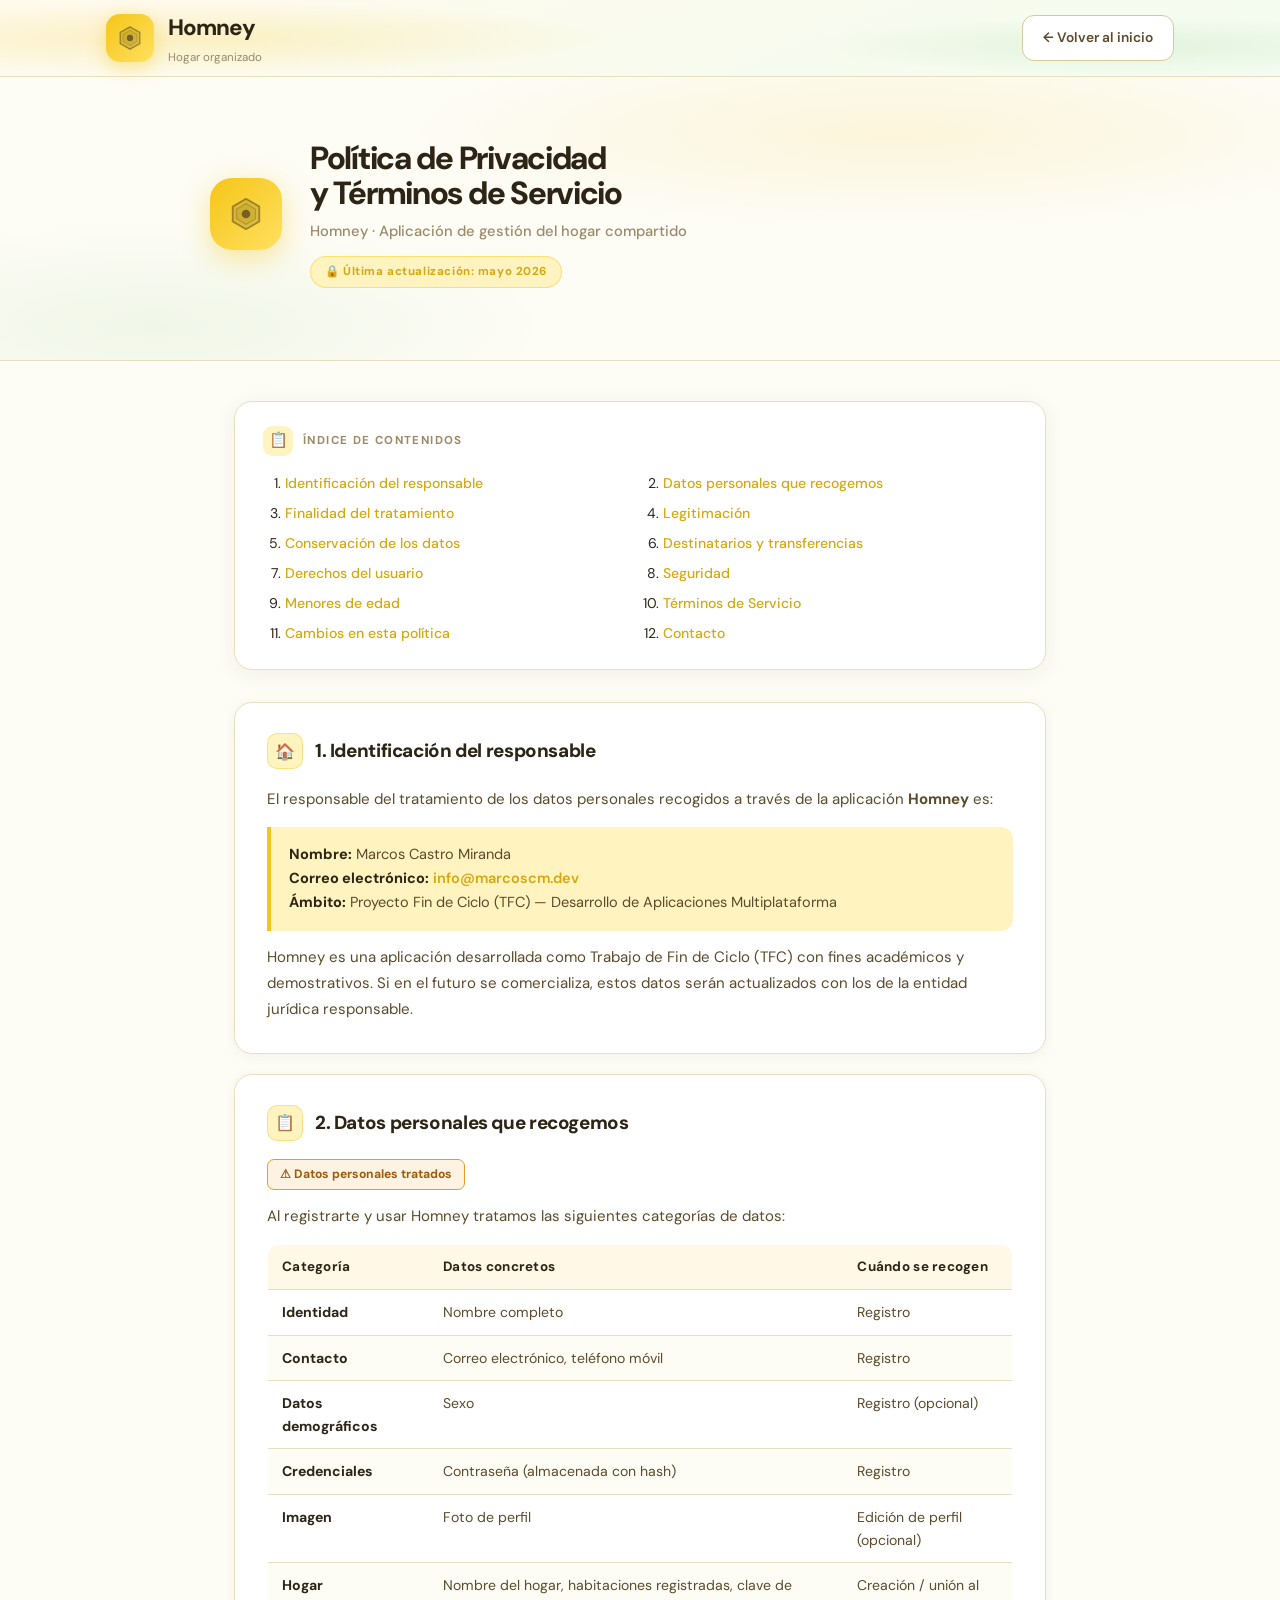
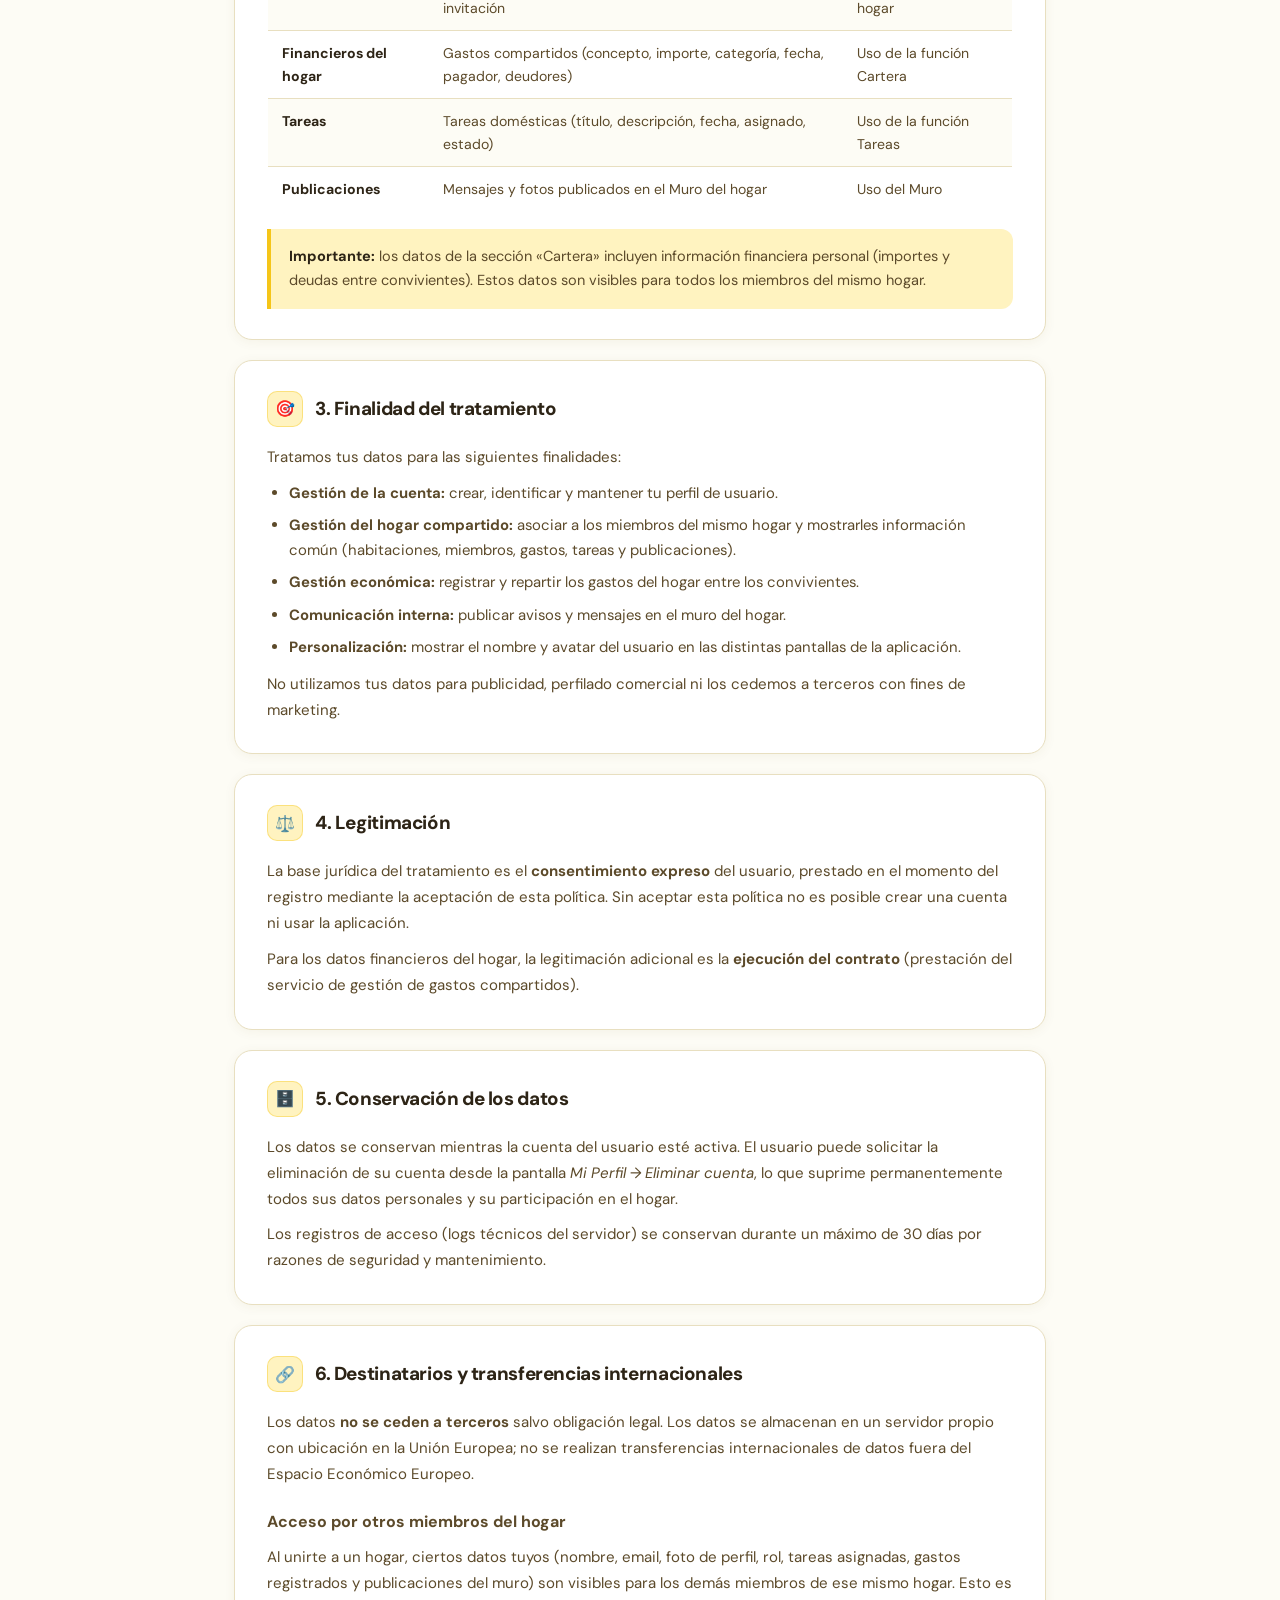
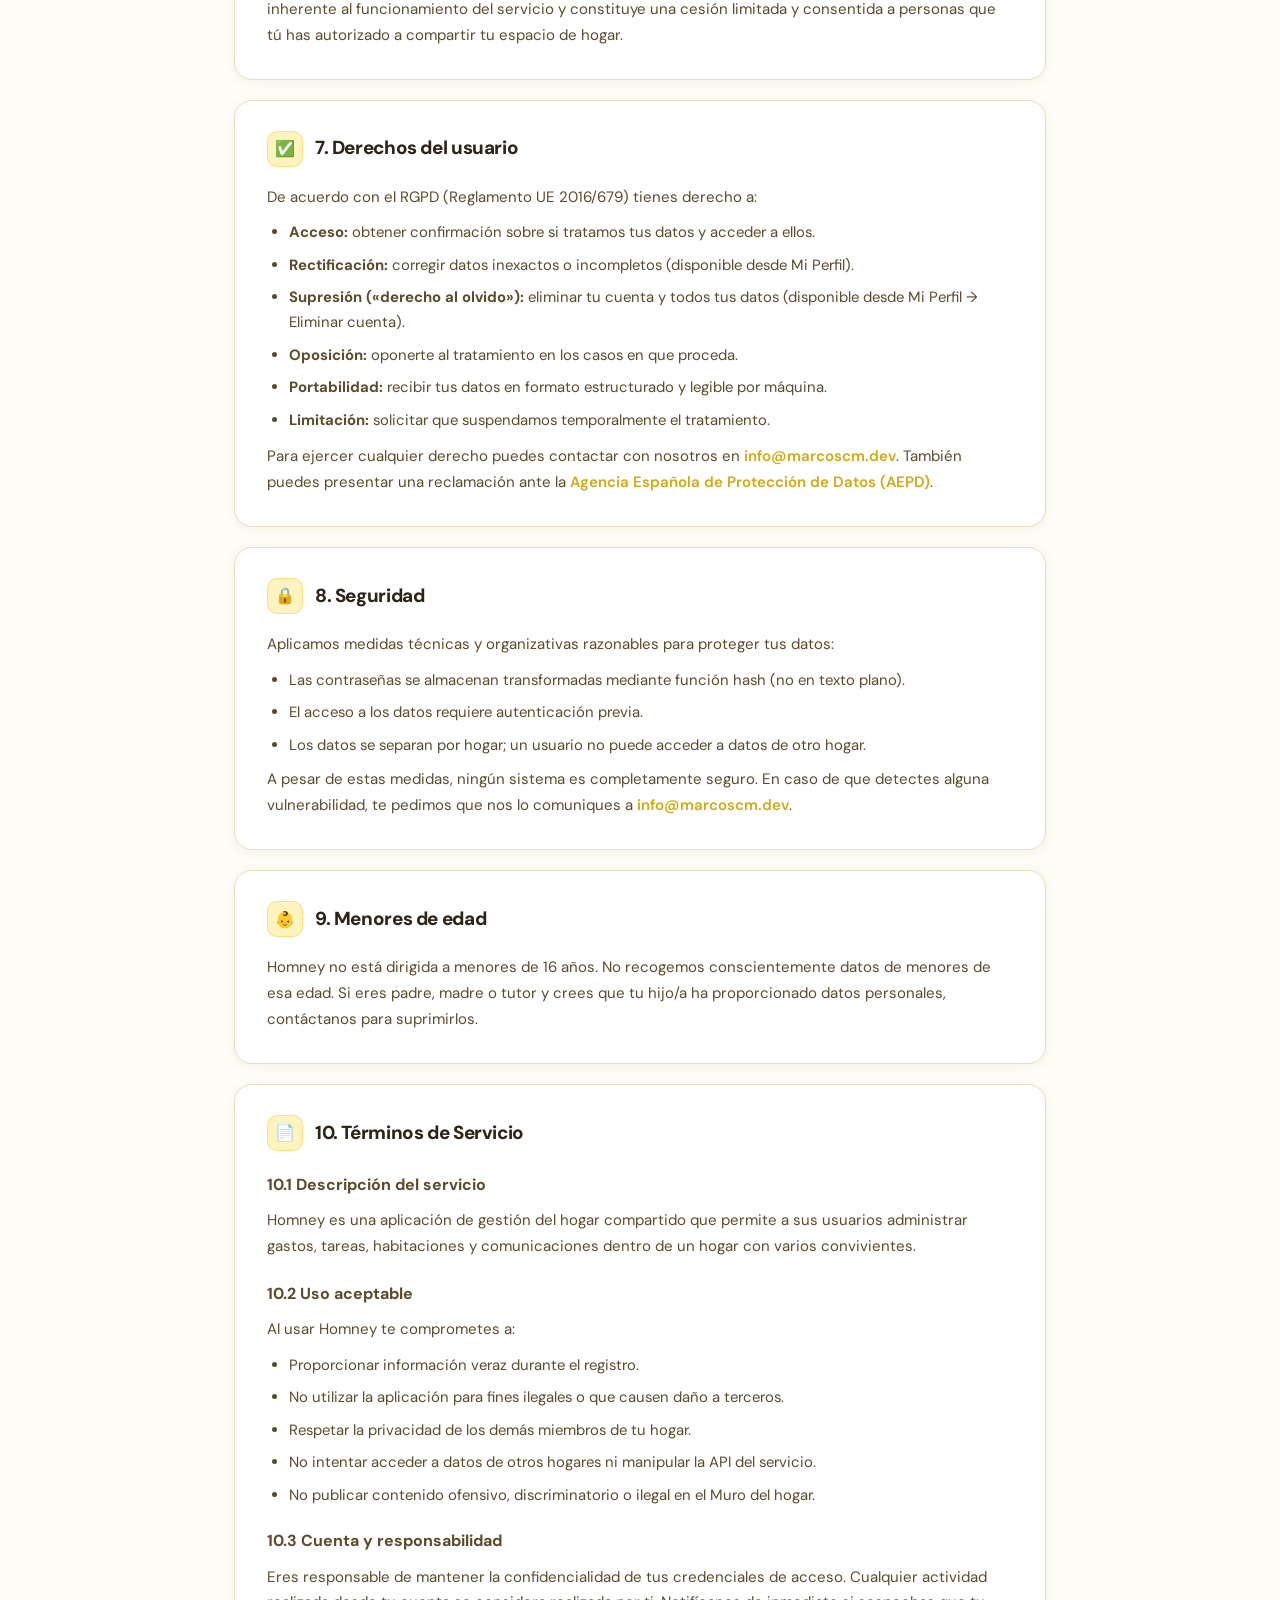
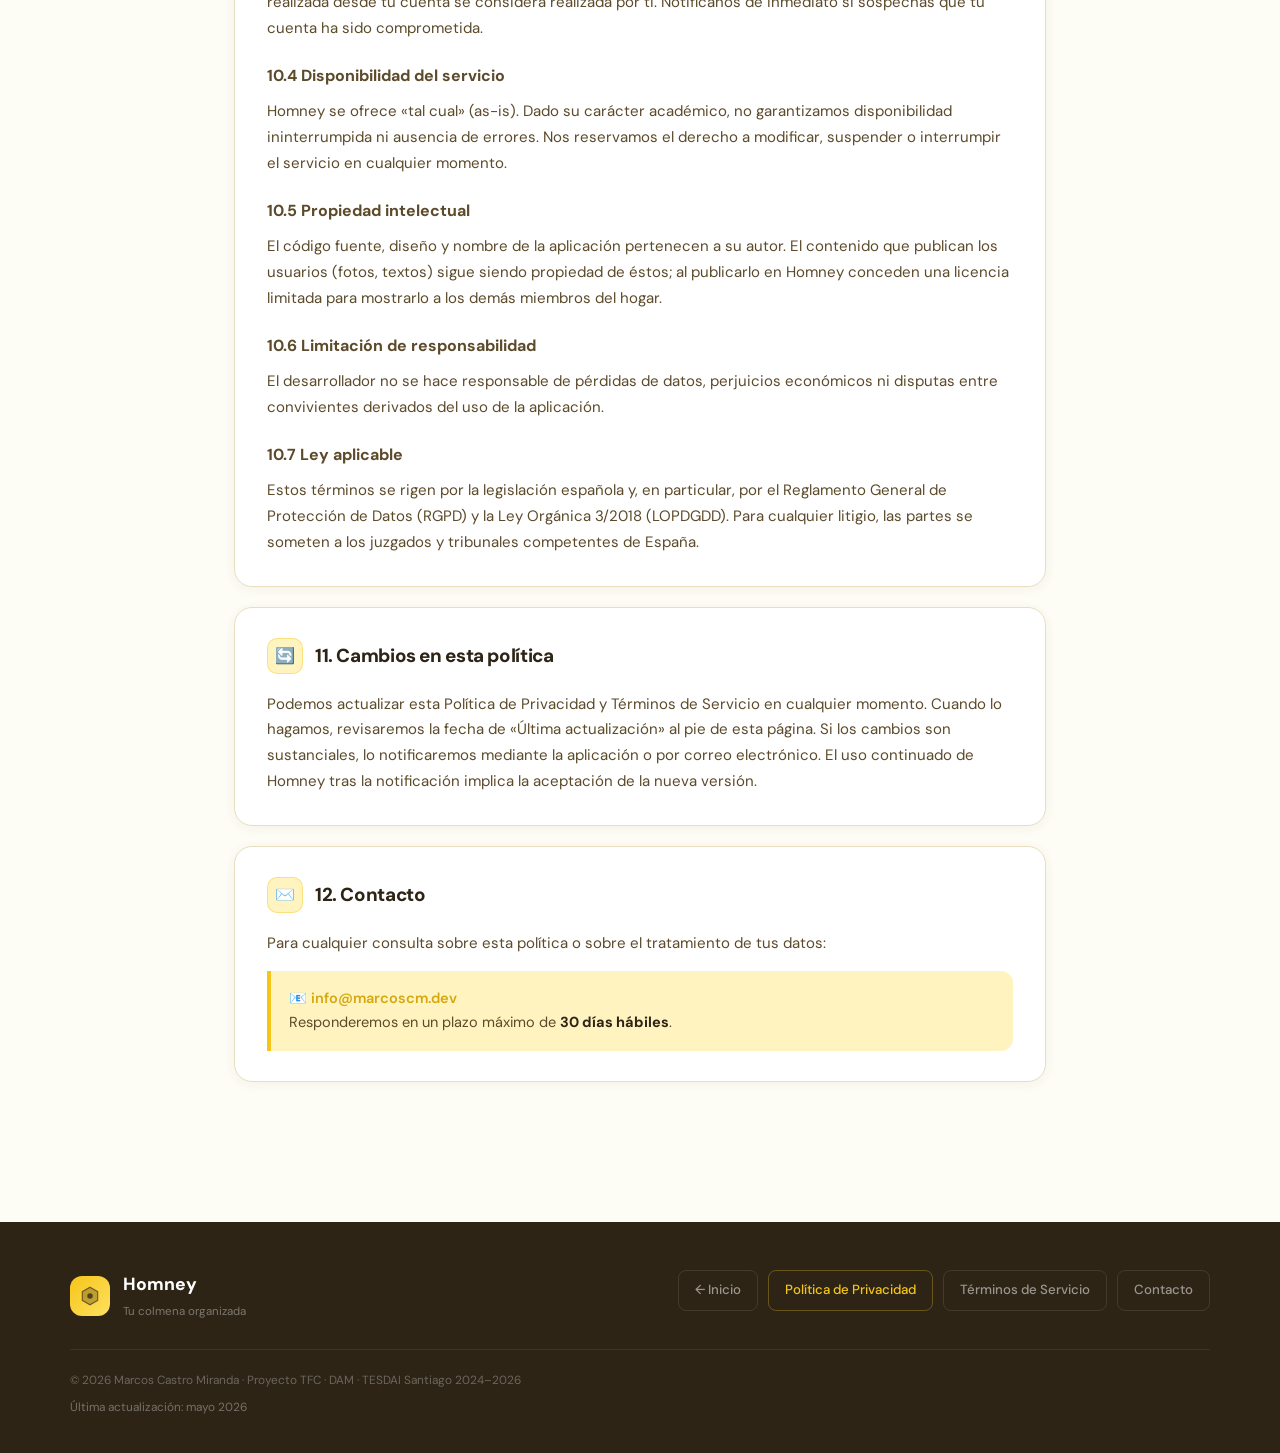
<file: frontend/politica_privacidad.html>
<!DOCTYPE html>
<html lang="es">
<head>
<meta charset="UTF-8">
<meta name="viewport" content="width=device-width, initial-scale=1.0">
<meta name="description" content="Política de Privacidad y Términos de Servicio de Homney.">
<meta name="author" content="Marcos Castro Miranda">
<title>Política de Privacidad · Homney</title>
<link href="https://fonts.googleapis.com/css2?family=DM+Sans:ital,opsz,wght@0,9..40,300;0,9..40,400;0,9..40,500;0,9..40,600;0,9..40,700;0,9..40,800&display=swap" rel="stylesheet">
<style>

/* ═══════════════════════════════════════════════════════
   VARIABLES — idénticas a index.html
═══════════════════════════════════════════════════════ */
:root {
  --bg:          #FDFCF5;
  --surface:     #FFFFFF;
  --surface2:    #FFF8E7;
  --border:      #E8DFC0;
  --border2:     #D6C99A;
  --accent:      #F5C518;
  --accent-dark: #D4A80E;
  --accent-bg:   #FFF3C0;
  --green:       #7CC87A;
  --green-dark:  #58A856;
  --green-bg:    #E8F5E8;
  --danger:      #E05C5C;
  --danger-bg:   #FDEAEA;
  --text:        #2D2416;
  --text-mid:    #5C4A2A;
  --muted:       #9A8A6A;
}

*, *::before, *::after { box-sizing: border-box; margin: 0; padding: 0; }
html { scroll-behavior: smooth; }
body {
  font-family: 'DM Sans', 'Segoe UI', sans-serif;
  background: var(--bg);
  color: var(--text);
  line-height: 1.7;
  font-size: 16px;
}
::-webkit-scrollbar { width: 5px; }
::-webkit-scrollbar-track { background: transparent; }
::-webkit-scrollbar-thumb { background: var(--border2); border-radius: 99px; }

/* ═══════════════════════════════════════════════════════
   HEADER — mismo estilo que index.html
═══════════════════════════════════════════════════════ */
#app-banner {
  background:
    radial-gradient(ellipse 55% 80% at 15% 50%, rgba(245,197,24,.20) 0%, transparent 60%),
    radial-gradient(ellipse 45% 70% at 88% 60%, rgba(124,200,122,.16) 0%, transparent 55%),
    linear-gradient(160deg, #FFFAEC 0%, #F3FCF0 100%);
  border-bottom: 1.5px solid var(--border);
  position: sticky;
  top: 0;
  z-index: 300;
}
.banner-inner {
  max-width: 1140px;
  margin: 0 auto;
  padding: 0 36px;
  height: 76px;
  display: flex;
  align-items: center;
  justify-content: space-between;
  gap: 16px;
}
.banner-brand {
  display: flex;
  align-items: center;
  gap: 14px;
  text-decoration: none;
  color: inherit;
}
.banner-logo-mark {
  width: 48px; height: 48px;
  border-radius: 14px;
  background: linear-gradient(135deg, var(--accent) 0%, #FFE060 100%);
  display: flex;
  align-items: center;
  justify-content: center;
  box-shadow: 0 5px 18px rgba(245,197,24,.42);
  flex-shrink: 0;
}
.banner-name    { font-size: 1.4rem; font-weight: 800; color: var(--text); letter-spacing: -.04em; }
.banner-tagline { font-size: .72rem; color: var(--muted); margin-top: 1px; }
.btn-back {
  display: inline-flex;
  align-items: center;
  gap: 8px;
  padding: 10px 20px;
  background: var(--surface);
  border: 1.5px solid var(--border2);
  color: var(--text-mid);
  border-radius: 12px;
  font-family: inherit;
  font-size: .86rem;
  font-weight: 600;
  text-decoration: none;
  transition: all .18s;
  white-space: nowrap;
}
.btn-back:hover {
  border-color: var(--accent);
  color: var(--accent-dark);
  background: var(--accent-bg);
}

/* ═══════════════════════════════════════════════════════
   HERO de la página
═══════════════════════════════════════════════════════ */
#page-hero {
  background:
    radial-gradient(ellipse 65% 55% at 70% 20%, rgba(245,197,24,.12) 0%, transparent 58%),
    radial-gradient(ellipse 55% 65% at 12% 88%, rgba(124,200,122,.10) 0%, transparent 55%),
    var(--bg);
  padding: 64px 24px 72px;
  border-bottom: 1.5px solid var(--border);
}
.page-hero-inner {
  max-width: 860px;
  margin: 0 auto;
  display: flex;
  align-items: center;
  gap: 28px;
}
.page-hero-icon {
  width: 72px; height: 72px;
  border-radius: 22px;
  background: linear-gradient(135deg, var(--accent) 0%, #FFE060 100%);
  display: flex;
  align-items: center;
  justify-content: center;
  box-shadow: 0 8px 28px rgba(245,197,24,.42);
  flex-shrink: 0;
}
.page-hero-title {
  font-size: 2rem;
  font-weight: 800;
  color: var(--text);
  letter-spacing: -.04em;
  line-height: 1.1;
  margin-bottom: 8px;
}
.page-hero-sub {
  font-size: .92rem;
  color: var(--muted);
  font-weight: 500;
}
.page-hero-badge {
  display: inline-flex;
  align-items: center;
  gap: 6px;
  margin-top: 12px;
  padding: 5px 14px;
  background: var(--accent-bg);
  border: 1.5px solid rgba(245,197,24,.45);
  border-radius: 99px;
  font-size: .72rem;
  font-weight: 700;
  color: var(--accent-dark);
  letter-spacing: .05em;
}

/* ═══════════════════════════════════════════════════════
   CONTENIDO PRINCIPAL
═══════════════════════════════════════════════════════ */
main {
  max-width: 860px;
  margin: 40px auto;
  padding: 0 24px 80px;
}

/* Índice */
.toc {
  background: var(--surface);
  border: 1.5px solid var(--border);
  border-radius: 18px;
  padding: 24px 28px;
  margin-bottom: 32px;
  box-shadow: 0 4px 20px rgba(100,80,20,.07);
}
.toc-header {
  display: flex;
  align-items: center;
  gap: 10px;
  margin-bottom: 16px;
}
.toc-header-icon {
  width: 30px; height: 30px;
  border-radius: 9px;
  background: var(--accent-bg);
  display: flex; align-items: center; justify-content: center;
  font-size: .95rem;
}
.toc h2 {
  font-size: .72rem;
  font-weight: 700;
  text-transform: uppercase;
  letter-spacing: .12em;
  color: var(--muted);
}
.toc ol {
  padding-left: 22px;
  display: grid;
  grid-template-columns: 1fr 1fr;
  gap: 6px 24px;
}
.toc li { font-size: .88rem; }
.toc a  { color: var(--accent-dark); text-decoration: none; font-weight: 500; }
.toc a:hover { text-decoration: underline; }

/* Tarjetas de secciones */
.card {
  background: var(--surface);
  border: 1.5px solid var(--border);
  border-radius: 18px;
  padding: 30px 32px;
  margin-bottom: 20px;
  box-shadow: 0 2px 12px rgba(100,80,20,.06);
  transition: border-color .22s;
}
.card:hover { border-color: var(--border2); }

.card h2 {
  font-size: 1.18rem;
  font-weight: 800;
  margin-bottom: 18px;
  color: var(--text);
  letter-spacing: -.02em;
  display: flex;
  align-items: center;
  gap: 12px;
}
.card h2 .icon {
  width: 36px; height: 36px;
  background: var(--accent-bg);
  border: 1.5px solid rgba(245,197,24,.4);
  border-radius: 10px;
  display: flex; align-items: center; justify-content: center;
  font-size: 1rem;
  flex-shrink: 0;
}
.card h3 {
  font-size: 1rem;
  font-weight: 700;
  margin-top: 20px;
  margin-bottom: 10px;
  color: var(--text-mid);
}
.card p {
  font-size: .94rem;
  color: var(--text-mid);
  line-height: 1.72;
}
.card p + p { margin-top: 10px; }
.card ul, .card ol {
  padding-left: 22px;
  margin-top: 10px;
}
.card li {
  font-size: .93rem;
  color: var(--text-mid);
  margin-bottom: 8px;
  line-height: 1.65;
}

/* Etiqueta de aviso */
.tag-warn {
  display: inline-flex;
  align-items: center;
  gap: 6px;
  background: #FEF3E2;
  border: 1.5px solid #E89A30;
  color: #9A5C10;
  font-size: .76rem;
  font-weight: 700;
  border-radius: 7px;
  padding: 4px 12px;
  margin-bottom: 14px;
}

/* Caja de destacado */
.highlight-box {
  background: var(--accent-bg);
  border-left: 4px solid var(--accent);
  border-radius: 0 12px 12px 0;
  padding: 16px 18px;
  margin-top: 14px;
  font-size: .91rem;
  color: var(--text-mid);
  line-height: 1.65;
}
.highlight-box a { color: var(--accent-dark); text-decoration: none; font-weight: 600; }
.highlight-box a:hover { text-decoration: underline; }
.highlight-box strong { color: var(--text); }

/* Tabla */
table {
  width: 100%;
  border-collapse: collapse;
  font-size: .9rem;
  margin-top: 14px;
  border-radius: 12px;
  overflow: hidden;
  border: 1.5px solid var(--border);
}
th {
  background: var(--surface2);
  text-align: left;
  padding: 11px 14px;
  border-bottom: 1.5px solid var(--border);
  font-weight: 700;
  color: var(--text);
  font-size: .84rem;
  letter-spacing: .02em;
}
td {
  padding: 11px 14px;
  border-bottom: 1px solid var(--border);
  vertical-align: top;
  color: var(--text-mid);
  font-size: .88rem;
  line-height: 1.6;
}
tr:last-child td { border-bottom: none; }
tr:nth-child(even) td { background: var(--bg); }
td strong { color: var(--text); font-weight: 700; }

/* Enlace genérico dentro de cards */
.card a { color: var(--accent-dark); font-weight: 600; text-decoration: none; }
.card a:hover { text-decoration: underline; }

/* ═══════════════════════════════════════════════════════
   FOOTER
═══════════════════════════════════════════════════════ */
#site-footer {
  background: var(--text);
  color: rgba(255,255,255,.6);
  padding: 48px 24px 36px;
}
.footer-inner {
  max-width: 1140px;
  margin: 0 auto;
}
.footer-top {
  display: flex;
  align-items: flex-start;
  justify-content: space-between;
  gap: 32px;
  flex-wrap: wrap;
  padding-bottom: 28px;
  border-bottom: 1px solid rgba(255,255,255,.08);
  margin-bottom: 20px;
}
.footer-brand { display: flex; align-items: center; gap: 13px; }
.footer-logo-mini {
  width: 40px; height: 40px;
  border-radius: 12px;
  background: linear-gradient(135deg, var(--accent), #FFE060);
  display: flex; align-items: center; justify-content: center;
  flex-shrink: 0;
}
.footer-brand-name { font-size: 1.1rem; font-weight: 800; color: #fff; }
.footer-brand-tag  { font-size: .72rem; color: rgba(255,255,255,.38); margin-top: 2px; }
.footer-links { display: flex; gap: 10px; flex-wrap: wrap; }
.footer-link {
  color: rgba(255,255,255,.52);
  text-decoration: none;
  font-size: .83rem;
  font-weight: 500;
  padding: 8px 16px;
  border-radius: 8px;
  border: 1px solid rgba(255,255,255,.1);
  transition: all .18s;
}
.footer-link:hover { color: var(--accent); border-color: rgba(245,197,24,.35); background: rgba(245,197,24,.07); }
.footer-link.active { color: var(--accent); border-color: rgba(245,197,24,.3); }
.footer-copy { font-size: .74rem; color: rgba(255,255,255,.3); }
.footer-updated { font-size: .74rem; color: rgba(255,255,255,.35); margin-top: 6px; }

/* ═══════════════════════════════════════════════════════
   RESPONSIVE
═══════════════════════════════════════════════════════ */
@media (max-width: 768px) {
  .banner-inner { padding: 0 18px; height: 64px; }
  .banner-tagline { display: none; }
  #page-hero { padding: 44px 20px 52px; }
  .page-hero-inner { flex-direction: column; gap: 18px; }
  .page-hero-title { font-size: 1.55rem; }
  .toc ol { grid-template-columns: 1fr; }
  .card { padding: 22px 20px; }
  table { font-size: .82rem; }
  th, td { padding: 9px 11px; }
  .footer-top { flex-direction: column; align-items: flex-start; }
}
@media (max-width: 480px) {
  .banner-logo-mark { width: 40px; height: 40px; border-radius: 11px; }
  main { padding: 0 16px 64px; }
}

</style>
</head>
<body>

<!-- ═══════════════════════════════════════════════════
     HEADER
═══════════════════════════════════════════════════ -->
<header id="app-banner">
  <div class="banner-inner">
    <a href="index.html" class="banner-brand">
      <div class="banner-logo-mark">
        <svg width="28" height="28" viewBox="0 0 40 40" fill="none">
          <path d="M20 4L34 12V28L20 36L6 28V12L20 4Z"
                fill="rgba(45,36,22,.14)" stroke="rgba(45,36,22,.42)" stroke-width="1.9"/>
          <path d="M20 9L30 15V25L20 31L10 25V15L20 9Z"
                fill="rgba(45,36,22,.07)" stroke="rgba(45,36,22,.22)" stroke-width="1.2"/>
          <circle cx="20" cy="20" r="4.5" fill="rgba(45,36,22,.56)"/>
        </svg>
      </div>
      <div>
        <div class="banner-name">Homney</div>
        <div class="banner-tagline">Hogar organizado</div>
      </div>
    </a>
    <a href="index.html" class="btn-back">
      ← Volver al inicio
    </a>
  </div>
</header>


<!-- ═══════════════════════════════════════════════════
     HERO DE PÁGINA
═══════════════════════════════════════════════════ -->
<section id="page-hero">
  <div class="page-hero-inner">
    <div class="page-hero-icon">
      <svg width="38" height="38" viewBox="0 0 40 40" fill="none">
        <path d="M20 4L34 12V28L20 36L6 28V12L20 4Z"
              fill="rgba(45,36,22,.14)" stroke="rgba(45,36,22,.42)" stroke-width="1.9"/>
        <path d="M20 9L30 15V25L20 31L10 25V15L20 9Z"
              fill="rgba(45,36,22,.07)" stroke="rgba(45,36,22,.22)" stroke-width="1.2"/>
        <circle cx="20" cy="20" r="4.5" fill="rgba(45,36,22,.56)"/>
      </svg>
    </div>
    <div>
      <h1 class="page-hero-title">Política de Privacidad<br>y Términos de Servicio</h1>
      <p class="page-hero-sub">Homney · Aplicación de gestión del hogar compartido</p>
      <div class="page-hero-badge">
        🔒 Última actualización: mayo 2026
      </div>
    </div>
  </div>
</section>


<!-- ═══════════════════════════════════════════════════
     CONTENIDO
═══════════════════════════════════════════════════ -->
<main>

  <!-- Índice -->
  <div class="toc">
    <div class="toc-header">
      <div class="toc-header-icon">📋</div>
      <h2>Índice de contenidos</h2>
    </div>
    <ol>
      <li><a href="#identificacion">Identificación del responsable</a></li>
      <li><a href="#datos">Datos personales que recogemos</a></li>
      <li><a href="#finalidad">Finalidad del tratamiento</a></li>
      <li><a href="#legitimacion">Legitimación</a></li>
      <li><a href="#conservacion">Conservación de los datos</a></li>
      <li><a href="#destinatarios">Destinatarios y transferencias</a></li>
      <li><a href="#derechos">Derechos del usuario</a></li>
      <li><a href="#seguridad">Seguridad</a></li>
      <li><a href="#menores">Menores de edad</a></li>
      <li><a href="#terminos">Términos de Servicio</a></li>
      <li><a href="#cambios">Cambios en esta política</a></li>
      <li><a href="#contacto">Contacto</a></li>
    </ol>
  </div>


  <!-- 1. Identificación -->
  <div class="card" id="identificacion">
    <h2><span class="icon">🏠</span> 1. Identificación del responsable</h2>
    <p>
      El responsable del tratamiento de los datos personales recogidos a través de la
      aplicación <strong>Homney</strong> es:
    </p>
    <div class="highlight-box">
      <strong>Nombre:</strong> Marcos Castro Miranda<br>
      <strong>Correo electrónico:</strong> <a href="mailto:info@marcoscm.dev">info@marcoscm.dev</a><br>
      <strong>Ámbito:</strong> Proyecto Fin de Ciclo (TFC) — Desarrollo de Aplicaciones Multiplataforma
    </div>
    <p style="margin-top:14px;">
      Homney es una aplicación desarrollada como Trabajo de Fin de Ciclo (TFC) con fines
      académicos y demostrativos. Si en el futuro se comercializa, estos datos serán
      actualizados con los de la entidad jurídica responsable.
    </p>
  </div>


  <!-- 2. Datos -->
  <div class="card" id="datos">
    <h2><span class="icon">📋</span> 2. Datos personales que recogemos</h2>
    <div class="tag-warn">⚠ Datos personales tratados</div>
    <p>Al registrarte y usar Homney tratamos las siguientes categorías de datos:</p>
    <table>
      <thead>
        <tr>
          <th>Categoría</th>
          <th>Datos concretos</th>
          <th>Cuándo se recogen</th>
        </tr>
      </thead>
      <tbody>
        <tr>
          <td><strong>Identidad</strong></td>
          <td>Nombre completo</td>
          <td>Registro</td>
        </tr>
        <tr>
          <td><strong>Contacto</strong></td>
          <td>Correo electrónico, teléfono móvil</td>
          <td>Registro</td>
        </tr>
        <tr>
          <td><strong>Datos demográficos</strong></td>
          <td>Sexo</td>
          <td>Registro (opcional)</td>
        </tr>
        <tr>
          <td><strong>Credenciales</strong></td>
          <td>Contraseña (almacenada con hash)</td>
          <td>Registro</td>
        </tr>
        <tr>
          <td><strong>Imagen</strong></td>
          <td>Foto de perfil</td>
          <td>Edición de perfil (opcional)</td>
        </tr>
        <tr>
          <td><strong>Hogar</strong></td>
          <td>Nombre del hogar, habitaciones registradas, clave de invitación</td>
          <td>Creación / unión al hogar</td>
        </tr>
        <tr>
          <td><strong>Financieros del hogar</strong></td>
          <td>Gastos compartidos (concepto, importe, categoría, fecha, pagador, deudores)</td>
          <td>Uso de la función Cartera</td>
        </tr>
        <tr>
          <td><strong>Tareas</strong></td>
          <td>Tareas domésticas (título, descripción, fecha, asignado, estado)</td>
          <td>Uso de la función Tareas</td>
        </tr>
        <tr>
          <td><strong>Publicaciones</strong></td>
          <td>Mensajes y fotos publicados en el Muro del hogar</td>
          <td>Uso del Muro</td>
        </tr>
      </tbody>
    </table>
    <div class="highlight-box" style="margin-top:16px;">
      <strong>Importante:</strong> los datos de la sección «Cartera» incluyen información
      financiera personal (importes y deudas entre convivientes). Estos datos son visibles
      para todos los miembros del mismo hogar.
    </div>
  </div>


  <!-- 3. Finalidad -->
  <div class="card" id="finalidad">
    <h2><span class="icon">🎯</span> 3. Finalidad del tratamiento</h2>
    <p>Tratamos tus datos para las siguientes finalidades:</p>
    <ul>
      <li><strong>Gestión de la cuenta:</strong> crear, identificar y mantener tu perfil de usuario.</li>
      <li><strong>Gestión del hogar compartido:</strong> asociar a los miembros del mismo hogar y mostrarles información común (habitaciones, miembros, gastos, tareas y publicaciones).</li>
      <li><strong>Gestión económica:</strong> registrar y repartir los gastos del hogar entre los convivientes.</li>
      <li><strong>Comunicación interna:</strong> publicar avisos y mensajes en el muro del hogar.</li>
      <li><strong>Personalización:</strong> mostrar el nombre y avatar del usuario en las distintas pantallas de la aplicación.</li>
    </ul>
    <p style="margin-top:12px;">No utilizamos tus datos para publicidad, perfilado comercial ni los cedemos a terceros con fines de marketing.</p>
  </div>


  <!-- 4. Legitimación -->
  <div class="card" id="legitimacion">
    <h2><span class="icon">⚖️</span> 4. Legitimación</h2>
    <p>
      La base jurídica del tratamiento es el <strong>consentimiento expreso</strong> del
      usuario, prestado en el momento del registro mediante la aceptación de esta política.
      Sin aceptar esta política no es posible crear una cuenta ni usar la aplicación.
    </p>
    <p style="margin-top:10px;">
      Para los datos financieros del hogar, la legitimación adicional es la
      <strong>ejecución del contrato</strong> (prestación del servicio de gestión de
      gastos compartidos).
    </p>
  </div>


  <!-- 5. Conservación -->
  <div class="card" id="conservacion">
    <h2><span class="icon">🗄️</span> 5. Conservación de los datos</h2>
    <p>
      Los datos se conservan mientras la cuenta del usuario esté activa.
      El usuario puede solicitar la eliminación de su cuenta desde la pantalla
      <em>Mi Perfil → Eliminar cuenta</em>, lo que suprime permanentemente todos
      sus datos personales y su participación en el hogar.
    </p>
    <p style="margin-top:10px;">
      Los registros de acceso (logs técnicos del servidor) se conservan durante
      un máximo de 30 días por razones de seguridad y mantenimiento.
    </p>
  </div>


  <!-- 6. Destinatarios -->
  <div class="card" id="destinatarios">
    <h2><span class="icon">🔗</span> 6. Destinatarios y transferencias internacionales</h2>
    <p>
      Los datos <strong>no se ceden a terceros</strong> salvo obligación legal.
      Los datos se almacenan en un servidor propio con ubicación en la Unión Europea;
      no se realizan transferencias internacionales de datos fuera del Espacio Económico Europeo.
    </p>
    <h3>Acceso por otros miembros del hogar</h3>
    <p>
      Al unirte a un hogar, ciertos datos tuyos (nombre, email, foto de perfil, rol,
      tareas asignadas, gastos registrados y publicaciones del muro) son visibles para
      los demás miembros de ese mismo hogar. Esto es inherente al funcionamiento del
      servicio y constituye una cesión limitada y consentida a personas que tú has
      autorizado a compartir tu espacio de hogar.
    </p>
  </div>


  <!-- 7. Derechos -->
  <div class="card" id="derechos">
    <h2><span class="icon">✅</span> 7. Derechos del usuario</h2>
    <p>De acuerdo con el RGPD (Reglamento UE 2016/679) tienes derecho a:</p>
    <ul>
      <li><strong>Acceso:</strong> obtener confirmación sobre si tratamos tus datos y acceder a ellos.</li>
      <li><strong>Rectificación:</strong> corregir datos inexactos o incompletos (disponible desde Mi Perfil).</li>
      <li><strong>Supresión («derecho al olvido»):</strong> eliminar tu cuenta y todos tus datos (disponible desde Mi Perfil → Eliminar cuenta).</li>
      <li><strong>Oposición:</strong> oponerte al tratamiento en los casos en que proceda.</li>
      <li><strong>Portabilidad:</strong> recibir tus datos en formato estructurado y legible por máquina.</li>
      <li><strong>Limitación:</strong> solicitar que suspendamos temporalmente el tratamiento.</li>
    </ul>
    <p style="margin-top:12px;">
      Para ejercer cualquier derecho puedes contactar con nosotros en
      <a href="mailto:info@marcoscm.dev">info@marcoscm.dev</a>.
      También puedes presentar una reclamación ante la
      <a href="https://www.aepd.es" target="_blank" rel="noopener">Agencia Española de Protección de Datos (AEPD)</a>.
    </p>
  </div>


  <!-- 8. Seguridad -->
  <div class="card" id="seguridad">
    <h2><span class="icon">🔒</span> 8. Seguridad</h2>
    <p>Aplicamos medidas técnicas y organizativas razonables para proteger tus datos:</p>
    <ul>
      <li>Las contraseñas se almacenan transformadas mediante función hash (no en texto plano).</li>
      <li>El acceso a los datos requiere autenticación previa.</li>
      <li>Los datos se separan por hogar; un usuario no puede acceder a datos de otro hogar.</li>
    </ul>
    <p style="margin-top:10px;">
      A pesar de estas medidas, ningún sistema es completamente seguro. En caso de que
      detectes alguna vulnerabilidad, te pedimos que nos lo comuniques a
      <a href="mailto:info@marcoscm.dev">info@marcoscm.dev</a>.
    </p>
  </div>


  <!-- 9. Menores -->
  <div class="card" id="menores">
    <h2><span class="icon">👶</span> 9. Menores de edad</h2>
    <p>
      Homney no está dirigida a menores de 16 años. No recogemos conscientemente datos
      de menores de esa edad. Si eres padre, madre o tutor y crees que tu hijo/a ha
      proporcionado datos personales, contáctanos para suprimirlos.
    </p>
  </div>


  <!-- 10. Términos -->
  <div class="card" id="terminos">
    <h2><span class="icon">📄</span> 10. Términos de Servicio</h2>

    <h3>10.1 Descripción del servicio</h3>
    <p>
      Homney es una aplicación de gestión del hogar compartido que permite a sus usuarios
      administrar gastos, tareas, habitaciones y comunicaciones dentro de un hogar con
      varios convivientes.
    </p>

    <h3>10.2 Uso aceptable</h3>
    <p>Al usar Homney te comprometes a:</p>
    <ul>
      <li>Proporcionar información veraz durante el registro.</li>
      <li>No utilizar la aplicación para fines ilegales o que causen daño a terceros.</li>
      <li>Respetar la privacidad de los demás miembros de tu hogar.</li>
      <li>No intentar acceder a datos de otros hogares ni manipular la API del servicio.</li>
      <li>No publicar contenido ofensivo, discriminatorio o ilegal en el Muro del hogar.</li>
    </ul>

    <h3>10.3 Cuenta y responsabilidad</h3>
    <p>
      Eres responsable de mantener la confidencialidad de tus credenciales de acceso.
      Cualquier actividad realizada desde tu cuenta se considera realizada por ti.
      Notifícanos de inmediato si sospechas que tu cuenta ha sido comprometida.
    </p>

    <h3>10.4 Disponibilidad del servicio</h3>
    <p>
      Homney se ofrece «tal cual» (as-is). Dado su carácter académico, no garantizamos
      disponibilidad ininterrumpida ni ausencia de errores. Nos reservamos el derecho
      a modificar, suspender o interrumpir el servicio en cualquier momento.
    </p>

    <h3>10.5 Propiedad intelectual</h3>
    <p>
      El código fuente, diseño y nombre de la aplicación pertenecen a su autor.
      El contenido que publican los usuarios (fotos, textos) sigue siendo propiedad
      de éstos; al publicarlo en Homney conceden una licencia limitada para mostrarlo
      a los demás miembros del hogar.
    </p>

    <h3>10.6 Limitación de responsabilidad</h3>
    <p>
      El desarrollador no se hace responsable de pérdidas de datos, perjuicios económicos
      ni disputas entre convivientes derivados del uso de la aplicación.
    </p>

    <h3>10.7 Ley aplicable</h3>
    <p>
      Estos términos se rigen por la legislación española y, en particular, por el
      Reglamento General de Protección de Datos (RGPD) y la Ley Orgánica 3/2018
      (LOPDGDD). Para cualquier litigio, las partes se someten a los juzgados y
      tribunales competentes de España.
    </p>
  </div>


  <!-- 11. Cambios -->
  <div class="card" id="cambios">
    <h2><span class="icon">🔄</span> 11. Cambios en esta política</h2>
    <p>
      Podemos actualizar esta Política de Privacidad y Términos de Servicio en cualquier
      momento. Cuando lo hagamos, revisaremos la fecha de «Última actualización» al pie
      de esta página. Si los cambios son sustanciales, lo notificaremos mediante la
      aplicación o por correo electrónico. El uso continuado de Homney tras la notificación
      implica la aceptación de la nueva versión.
    </p>
  </div>


  <!-- 12. Contacto -->
  <div class="card" id="contacto">
    <h2><span class="icon">✉️</span> 12. Contacto</h2>
    <p>Para cualquier consulta sobre esta política o sobre el tratamiento de tus datos:</p>
    <div class="highlight-box">
      📧 <a href="mailto:info@marcoscm.dev">info@marcoscm.dev</a><br>
      Responderemos en un plazo máximo de <strong>30 días hábiles</strong>.
    </div>
  </div>

</main>


<!-- ═══════════════════════════════════════════════════
     FOOTER
═══════════════════════════════════════════════════ -->
<footer id="site-footer">
  <div class="footer-inner">
    <div class="footer-top">
      <div class="footer-brand">
        <div class="footer-logo-mini">
          <svg width="22" height="22" viewBox="0 0 40 40" fill="none">
            <path d="M20 4L34 12V28L20 36L6 28V12L20 4Z"
                  fill="rgba(45,36,22,.3)" stroke="rgba(45,36,22,.65)" stroke-width="2"/>
            <circle cx="20" cy="20" r="5" fill="rgba(45,36,22,.75)"/>
          </svg>
        </div>
        <div>
          <div class="footer-brand-name">Homney</div>
          <div class="footer-brand-tag">Tu colmena organizada</div>
        </div>
      </div>
      <div class="footer-links">
        <a href="index.html" class="footer-link">← Inicio</a>
        <a href="politica_privacidad.html" class="footer-link active">Política de Privacidad</a>
        <a href="politica_privacidad.html#terminos" class="footer-link">Términos de Servicio</a>
        <a href="mailto:info@marcoscm.dev" class="footer-link">Contacto</a>
      </div>
    </div>
    <div class="footer-copy">
      © 2026 Marcos Castro Miranda · Proyecto TFC · DAM · TESDAI Santiago 2024–2026
    </div>
    <div class="footer-updated">Última actualización: mayo 2026</div>
  </div>
</footer>

</body>
</html>
</file>
<file: frontend/css/styles.css>
/* ═══════════════════════════════════════════════════════════
   HOMNEY — Estilos principales
   Paleta: crema, amarillo miel, verde pastel
═══════════════════════════════════════════════════════════ */

*, *::before, *::after { box-sizing: border-box; margin: 0; padding: 0; }

:root {
  --bg:          #FDFCF5;
  --surface:     #FFFFFF;
  --surface2:    #FFF8E7;
  --border:      #E8DFC0;
  --border2:     #D6C99A;
  --accent:      #F5C518;
  --accent-dark: #D4A80E;
  --accent-bg:   #FFF3C0;
  --green:       #7CC87A;
  --green-dark:  #58A856;
  --green-bg:    #E8F5E8;
  --danger:      #E05C5C;
  --danger-bg:   #FDEAEA;
  --warn:        #E89A30;
  --warn-bg:     #FEF3E2;
  --text:        #2D2416;
  --text-mid:    #5C4A2A;
  --muted:       #9A8A6A;
  --radius:      14px;
  --shadow:      0 4px 24px rgba(100,80,20,.10);
  --shadow-lg:   0 8px 40px rgba(100,80,20,.16);
}

html, body {
  height: 100%;
  font-family: 'DM Sans', 'Segoe UI', sans-serif;
  background: var(--bg);
  color: var(--text);
}

/* ─── SCROLLBAR ──────────────────────────────────────────── */
::-webkit-scrollbar { width: 5px; }
::-webkit-scrollbar-track { background: transparent; }
::-webkit-scrollbar-thumb { background: var(--border2); border-radius: 99px; }

/* ─── UTILITY ────────────────────────────────────────────── */
.hidden { display: none !important; }

.tag {
  display: inline-block; padding: 2px 10px; border-radius: 99px;
  font-size: .7rem; font-weight: 700; letter-spacing: .04em; text-transform: uppercase;
}
.tag-yellow  { background: var(--accent-bg);  color: var(--accent-dark); }
.tag-green   { background: var(--green-bg);   color: var(--green-dark);  }
.tag-red     { background: var(--danger-bg);  color: var(--danger);      }
.tag-warn    { background: var(--warn-bg);    color: var(--warn);        }
.tag-muted   { background: #F0EAD8;           color: var(--muted);       }

/* ─── TOAST ──────────────────────────────────────────────── */
#toast {
  position: fixed; bottom: 28px; right: 28px; z-index: 9999;
  background: var(--surface); border: 2px solid var(--border2);
  color: var(--text); padding: 14px 22px; border-radius: var(--radius);
  font-size: .88rem; font-weight: 500; box-shadow: var(--shadow-lg);
  transform: translateY(80px); opacity: 0;
  transition: all .35s cubic-bezier(.34,1.56,.64,1);
  max-width: 320px; display: flex; align-items: center; gap: 10px;
}
#toast.show { transform: translateY(0); opacity: 1; }
#toast.err  { border-color: var(--danger); background: var(--danger-bg); }
#toast.ok   { border-color: var(--green);  background: var(--green-bg);  }
#toast.warn { border-color: var(--warn);   background: var(--warn-bg);   }

/* ─── MODAL ──────────────────────────────────────────────── */
.modal-overlay {
  position: fixed; inset: 0;
  background: rgba(45,36,22,.45); backdrop-filter: blur(4px);
  z-index: 800; display: flex; align-items: center; justify-content: center;
  opacity: 0; pointer-events: none; transition: opacity .25s;
  padding: 16px;
}
.modal-overlay.open { opacity: 1; pointer-events: all; }
.modal {
  background: var(--surface); border: 1.5px solid var(--border2);
  border-radius: calc(var(--radius)*1.4); padding: 30px;
  width: 100%; max-width: 480px;
  transform: translateY(24px) scale(.97);
  transition: transform .3s cubic-bezier(.34,1.56,.64,1);
  box-shadow: var(--shadow-lg); max-height: 90vh; overflow-y: auto;
}
.modal-overlay.open .modal { transform: translateY(0) scale(1); }
.modal h3 {
  font-size: 1.15rem; font-weight: 700; margin-bottom: 20px;
  color: var(--text); display: flex; align-items: center; gap: 8px;
}
.modal-footer {
  display: flex; gap: 10px; justify-content: flex-end; margin-top: 22px;
  padding-top: 18px; border-top: 1px solid var(--border);
}

/* ─── FORM ───────────────────────────────────────────────── */
.field { display: flex; flex-direction: column; gap: 6px; margin-bottom: 14px; }
.field label { font-size: .78rem; color: var(--muted); font-weight: 600; letter-spacing: .03em; }
.field input, .field select, .field textarea {
  background: var(--surface2); border: 1.5px solid var(--border);
  color: var(--text); border-radius: 10px; padding: 10px 14px;
  font-family: inherit; font-size: .9rem; outline: none;
  transition: border-color .2s, box-shadow .2s;
  width: 100%; min-width: 0; box-sizing: border-box;
}
.field input:focus, .field select:focus, .field textarea:focus {
  border-color: var(--accent); box-shadow: 0 0 0 3px rgba(245,197,24,.15);
}
.field select option { background: var(--surface); }
.field textarea { resize: vertical; min-height: 80px; }
.grid-form { display: grid; gap: 12px; }
.grid-form-2 { grid-template-columns: 1fr 1fr; }

@media (max-width: 600px) {
  .grid-form-2 { grid-template-columns: 1fr; }
  .modal { padding: 20px 16px; }
  .modal-footer { flex-wrap: wrap; }
  .modal-footer .btn { flex: 1; min-width: 0; }
}

/* ─── BUTTONS ────────────────────────────────────────────── */
.btn {
  display: inline-flex; align-items: center; justify-content: center; gap: 7px;
  padding: 10px 20px; border-radius: 10px; font-family: inherit;
  font-size: .88rem; font-weight: 600; cursor: pointer; border: none;
  transition: all .18s; letter-spacing: .01em; white-space: nowrap;
}
.btn:disabled { opacity: .55; cursor: not-allowed; }

.btn-primary {
  background: var(--accent); color: var(--text);
  box-shadow: 0 2px 8px rgba(245,197,24,.35);
}
.btn-primary:hover:not(:disabled) { background: var(--accent-dark); transform: translateY(-1px); }

.btn-green {
  background: var(--green); color: #fff;
  box-shadow: 0 2px 8px rgba(124,200,122,.30);
}
.btn-green:hover:not(:disabled) { background: var(--green-dark); transform: translateY(-1px); }

.btn-ghost {
  background: transparent; color: var(--muted);
  border: 1.5px solid var(--border);
}
.btn-ghost:hover { color: var(--text); border-color: var(--accent); background: var(--accent-bg); }

.btn-danger {
  background: var(--danger-bg); color: var(--danger);
  border: 1px solid rgba(224,92,92,.3);
}
.btn-danger:hover { background: #fbd5d5; }

.btn-icon {
  background: var(--surface2); color: var(--muted);
  border: 1px solid var(--border); padding: 7px 10px; border-radius: 8px;
}
.btn-icon:hover { background: var(--accent-bg); color: var(--accent-dark); border-color: var(--accent); }

.btn-sm { padding: 6px 14px; font-size: .8rem; border-radius: 8px; }

/* ═══════════════════════════════════════════════════════════
   LOGIN / REGISTRO
═══════════════════════════════════════════════════════════ */
#login-screen {
  min-height: 100vh; display: flex; align-items: center; justify-content: center;
  background:
    radial-gradient(ellipse 70% 50% at 30% 20%, rgba(245,197,24,.18) 0%, transparent 60%),
    radial-gradient(ellipse 60% 40% at 80% 80%, rgba(124,200,122,.15) 0%, transparent 55%),
    var(--bg);
  padding: 24px;
}
.login-card {
  width: 100%; max-width: 400px;
  animation: fadeUp .5s cubic-bezier(.34,1.2,.64,1) both;
}
.login-logo { text-align: center; margin-bottom: 32px; }
.login-logo .logo-wrap {
  width: 72px; height: 72px; border-radius: 22px;
  background: linear-gradient(135deg, var(--accent) 0%, #FFE066 100%);
  display: inline-flex; align-items: center; justify-content: center;
  font-size: 2rem; margin-bottom: 14px;
  box-shadow: 0 6px 28px rgba(245,197,24,.40);
}
.login-logo h1 { font-size: 2rem; font-weight: 800; color: var(--text); letter-spacing: -.02em; }
.login-logo p  { color: var(--muted); font-size: .85rem; margin-top: 4px; }

.login-box {
  background: var(--surface); border: 1.5px solid var(--border2);
  border-radius: 20px; padding: 30px; box-shadow: var(--shadow-lg);
}
.login-box h2 { font-size: 1.1rem; font-weight: 700; margin-bottom: 20px; }
.login-box .btn-primary { width: 100%; padding: 13px; font-size: 1rem; border-radius: 12px; margin-top: 6px; }

.login-tabs { display: flex; gap: 0; margin-bottom: 24px; background: var(--surface2); border-radius: 10px; padding: 4px; }
.login-tab {
  flex: 1; padding: 8px; text-align: center; font-size: .85rem; font-weight: 600;
  cursor: pointer; border-radius: 8px; transition: all .2s; color: var(--muted);
}
.login-tab.active { background: var(--surface); color: var(--text); box-shadow: 0 2px 8px rgba(0,0,0,.08); }

.login-footer { text-align: center; margin-top: 16px; font-size: .82rem; color: var(--muted); }

/* ═══════════════════════════════════════════════════════════
   APP SHELL
═══════════════════════════════════════════════════════════ */
#app { display: flex; height: 100vh; overflow: hidden; }

/* ─── SIDEBAR ─────────────────────────────────────────────── */
#sidebar {
  width: 224px; flex-shrink: 0;
  background: var(--surface); border-right: 1.5px solid var(--border);
  display: flex; flex-direction: column; padding: 20px 0;
  transition: width .3s, transform .3s; z-index: 100;
}
.sidebar-logo {
  padding: 0 18px 20px; border-bottom: 1px solid var(--border);
  display: flex; align-items: center; gap: 10px;
}
.sidebar-logo .logo-mini {
  width: 36px; height: 36px; border-radius: 10px;
  background: linear-gradient(135deg, var(--accent), #FFE566);
  display: flex; align-items: center; justify-content: center;
  font-size: 1.1rem; box-shadow: 0 2px 8px rgba(245,197,24,.30);
}
.sidebar-logo .brand { font-size: 1.05rem; font-weight: 800; color: var(--text); }
.sidebar-logo .brand-sub { font-size: .68rem; color: var(--muted); }

.sidebar-nav { flex: 1; padding: 14px 10px; display: flex; flex-direction: column; gap: 2px; overflow-y: auto; }
.nav-label {
  font-size: .65rem; color: var(--muted); font-weight: 700;
  letter-spacing: .1em; text-transform: uppercase; padding: 12px 8px 5px;
}
.nav-item {
  display: flex; align-items: center; gap: 9px;
  padding: 9px 12px; border-radius: 10px; cursor: pointer;
  color: var(--text-mid); font-size: .86rem; font-weight: 500;
  transition: all .15s; border: none; background: none; width: 100%; text-align: left;
}
.nav-item:hover { background: var(--surface2); color: var(--text); }
.nav-item.active { background: var(--accent-bg); color: var(--accent-dark); font-weight: 700; }
.nav-item .icon { width: 18px; text-align: center; font-size: 1rem; flex-shrink: 0; }

.sidebar-footer { padding: 14px 10px; border-top: 1px solid var(--border); }
.user-chip {
  display: flex; align-items: center; gap: 10px;
  padding: 10px 10px; border-radius: 10px; cursor: pointer;
  transition: background .15s; position: relative;
}
.user-chip:hover { background: var(--surface2); }

.avatar {
  width: 34px; height: 34px; border-radius: 50%;
  background: linear-gradient(135deg, var(--accent), var(--green));
  display: flex; align-items: center; justify-content: center;
  font-size: .88rem; font-weight: 800; color: var(--text); flex-shrink: 0;
}
.avatar img { width: 100%; height: 100%; border-radius: 50%; object-fit: cover; }
.avatar-lg { width: 54px; height: 54px; font-size: 1.3rem; }

.user-info { flex: 1; min-width: 0; }
.user-name { font-size: .84rem; font-weight: 600; white-space: nowrap; overflow: hidden; text-overflow: ellipsis; }
.user-role { font-size: .7rem; color: var(--muted); }

/* ─── DROPDOWN ───────────────────────────────────────────── */
.dropdown-menu {
  position: absolute; left: 0; right: 0; bottom: calc(100% + 6px);
  background: var(--surface); border: 1.5px solid var(--border2);
  border-radius: var(--radius); z-index: 500;
  box-shadow: var(--shadow-lg); overflow: hidden;
  opacity: 0; pointer-events: none; transform: translateY(6px);
  transition: all .2s;
}
.dropdown-menu.open { opacity: 1; pointer-events: all; transform: translateY(0); }
.dropdown-item {
  padding: 10px 16px; font-size: .85rem; cursor: pointer;
  transition: background .12s; display: flex; align-items: center; gap: 8px;
}
.dropdown-item:hover { background: var(--surface2); }
.dropdown-item.red { color: var(--danger); }

/* ─── TOPBAR ──────────────────────────────────────────────── */
#topbar {
  height: 58px; border-bottom: 1.5px solid var(--border);
  display: flex; align-items: center; padding: 0 24px; gap: 14px;
  flex-shrink: 0; background: var(--surface);
}
#topbar h2 { font-size: 1.05rem; font-weight: 800; flex: 1; color: var(--text); }
.topbar-actions { display: flex; gap: 8px; }

/* ─── MAIN / CONTENT ─────────────────────────────────────── */
#main { flex: 1; display: flex; flex-direction: column; overflow: hidden; }
#content { flex: 1; overflow-y: auto; padding: 24px; }

/* ─── CARDS ──────────────────────────────────────────────── */
.card {
  background: var(--surface); border: 1.5px solid var(--border);
  border-radius: var(--radius); padding: 20px;
  box-shadow: 0 2px 10px rgba(100,80,20,.06);
}
.card-header {
  display: flex; align-items: center; justify-content: space-between; margin-bottom: 16px;
}
.card-title { font-size: .95rem; font-weight: 700; display: flex; align-items: center; gap: 7px; }
.card-action { font-size: .78rem; color: var(--accent-dark); cursor: pointer; font-weight: 600; }
.card-action:hover { text-decoration: underline; }

/* ─── STAT CARDS ─────────────────────────────────────────── */
.stat-card {
  background: var(--surface); border: 1.5px solid var(--border);
  border-radius: var(--radius); padding: 18px;
  display: flex; flex-direction: column; gap: 8px;
  transition: border-color .2s, transform .2s, box-shadow .2s;
  box-shadow: 0 2px 8px rgba(100,80,20,.06);
}
.stat-card:hover { border-color: var(--accent); transform: translateY(-2px); box-shadow: var(--shadow); }
.stat-icon { font-size: 1.5rem; }
.stat-value { font-size: 1.7rem; font-weight: 800; color: var(--text); }
.stat-label { font-size: .76rem; color: var(--muted); font-weight: 500; }

/* ─── GRID LAYOUTS ───────────────────────────────────────── */
.grid-2 { display: grid; grid-template-columns: 1fr 1fr; gap: 20px; }
.grid-3 { display: grid; grid-template-columns: repeat(3, 1fr); gap: 16px; }
.grid-4 { display: grid; grid-template-columns: repeat(auto-fill, minmax(180px, 1fr)); gap: 14px; }

/* ─── LIST ITEMS ─────────────────────────────────────────── */
.list-item {
  display: flex; align-items: center; gap: 12px;
  padding: 12px 0; border-bottom: 1px solid var(--border);
}
.list-item:last-child { border-bottom: none; padding-bottom: 0; }
.list-item-icon {
  width: 38px; height: 38px; border-radius: 10px;
  background: var(--surface2); display: flex; align-items: center;
  justify-content: center; font-size: 1rem; flex-shrink: 0;
  border: 1px solid var(--border);
}
.list-item-body { flex: 1; min-width: 0; }
.list-item-title { font-size: .87rem; font-weight: 600; white-space: nowrap; overflow: hidden; text-overflow: ellipsis; }
.list-item-sub   { font-size: .74rem; color: var(--muted); margin-top: 2px; }
.list-item-right { text-align: right; flex-shrink: 0; }
.list-item-amount { font-size: .95rem; font-weight: 800; }
.list-item-amount.neg { color: var(--danger); }
.list-item-amount.pos { color: var(--green-dark); }
.list-item-actions { display: flex; gap: 4px; }

/* ─── HABITACIONES ───────────────────────────────────────── */
.hab-card {
  background: var(--surface2); border: 1.5px solid var(--border);
  border-radius: var(--radius); padding: 16px;
  display: flex; flex-direction: column; gap: 8px;
  cursor: pointer; transition: all .18s; position: relative; overflow: hidden;
}
.hab-card::before {
  content: ''; position: absolute; top: 0; left: 0; right: 0; height: 3px;
  background: linear-gradient(90deg, var(--accent), var(--green));
  opacity: 0; transition: opacity .2s;
}
.hab-card:hover { border-color: var(--accent); transform: translateY(-2px); box-shadow: var(--shadow); }
.hab-card:hover::before { opacity: 1; }
.hab-card.add-card {
  border-style: dashed; align-items: center; justify-content: center; min-height: 110px;
  background: transparent;
}
.hab-card.add-card:hover { border-color: var(--green); background: var(--green-bg); }
.hab-icon { font-size: 1.6rem; }
.hab-name { font-size: .9rem; font-weight: 700; }
.hab-meta { font-size: .74rem; color: var(--muted); }
.hab-actions { display: flex; gap: 4px; margin-top: 4px; }

/* ─── TAREAS ─────────────────────────────────────────────── */
.tarea-item {
  display: flex; align-items: center; gap: 12px;
  padding: 12px 14px; border-radius: 10px;
  background: var(--surface2); margin-bottom: 8px;
  border: 1px solid var(--border); transition: all .15s;
}
.tarea-item:hover { border-color: var(--green); background: var(--green-bg); }
.tarea-check {
  width: 22px; height: 22px; border-radius: 50%;
  border: 2px solid var(--border2); flex-shrink: 0; cursor: pointer;
  transition: all .18s; display: flex; align-items: center; justify-content: center;
}
.tarea-check:hover { border-color: var(--green); background: var(--green-bg); }
.tarea-check.done { background: var(--green); border-color: var(--green); }
.tarea-body { flex: 1; min-width: 0; }
.tarea-name { font-size: .87rem; font-weight: 600; }
.tarea-freq { font-size: .73rem; color: var(--muted); margin-top: 2px; }
.tarea-actions { display: flex; gap: 4px; }

.tarea-item.completada {
  border-color: var(--green); background: var(--green-bg);
}
.tarea-item.completada .tarea-name { color: var(--green-dark); text-decoration: line-through; }
.tarea-item.completada .tarea-check { background: var(--green); border-color: var(--green); }

.tarea-due {
  display: inline-block; margin-top: 5px;
  font-size: .71rem; font-weight: 700; color: var(--accent-dark);
  background: var(--accent-bg); padding: 2px 8px; border-radius: 6px;
}

/* Calendario — tareas completadas */
.cal-done-row { display: flex; gap: 3px; flex-wrap: wrap; margin-top: 2px; }
.cal-done-dot {
  width: 7px; height: 7px; border-radius: 50%;
  background: var(--green); display: inline-block; flex-shrink: 0;
  box-shadow: 0 0 0 1.5px rgba(124,200,122,.4);
}

/* ─── MURO (PUBLICACIONES) ───────────────────────────────── */
.pub-card {
  background: var(--surface); border: 1.5px solid var(--border);
  border-radius: var(--radius); padding: 18px; margin-bottom: 12px;
  transition: border-color .15s; box-shadow: 0 2px 8px rgba(100,80,20,.06);
}
.pub-card:hover { border-color: var(--accent); }
.pub-header { display: flex; align-items: center; gap: 10px; margin-bottom: 12px; }
.pub-avatar {
  width: 34px; height: 34px; border-radius: 50%;
  background: linear-gradient(135deg, var(--accent), var(--green));
  display: flex; align-items: center; justify-content: center;
  font-size: .85rem; font-weight: 800; color: var(--text); flex-shrink: 0;
}
.pub-meta { flex: 1; }
.pub-user { font-size: .85rem; font-weight: 700; }
.pub-date { font-size: .72rem; color: var(--muted); }
.pub-title { font-size: .97rem; font-weight: 700; margin-bottom: 6px; color: var(--text); }
.pub-body  { font-size: .85rem; color: var(--text-mid); line-height: 1.6; }
.pub-actions { display: flex; gap: 6px; }

/* ─── COMPAÑERO CARD ─────────────────────────────────────── */
.companion-card {
  background: var(--surface); border: 1.5px solid var(--border);
  border-radius: var(--radius); padding: 18px;
  display: flex; flex-direction: column; align-items: center;
  text-align: center; gap: 8px;
  transition: border-color .18s, transform .18s;
}
.companion-card:hover { border-color: var(--accent); transform: translateY(-2px); }

/* ─── EMPTY STATE ────────────────────────────────────────── */
.empty { text-align: center; padding: 36px 20px; color: var(--muted); }
.empty .empty-icon { font-size: 2.4rem; margin-bottom: 10px; display: block; }
.empty p { font-size: .86rem; }

/* ─── LOADING ────────────────────────────────────────────── */
.spinner {
  width: 18px; height: 18px; border: 2.5px solid var(--border2);
  border-top-color: var(--accent); border-radius: 50%;
  animation: spin .7s linear infinite; display: inline-block; flex-shrink: 0;
}
.loading-block {
  display: flex; align-items: center; justify-content: center;
  gap: 10px; padding: 40px; color: var(--muted); font-size: .88rem;
}

/* ─── SECTION HELPERS ────────────────────────────────────── */
.section-title {
  font-size: .95rem; font-weight: 800; margin-bottom: 14px;
  color: var(--text); display: flex; align-items: center; gap: 7px;
}
.section-gap { margin-bottom: 22px; }
.divider { border: none; border-top: 1px solid var(--border); margin: 20px 0; }

/* ─── DEUDA BAR ──────────────────────────────────────────── */
.deuda-bar { height: 6px; border-radius: 99px; background: var(--border); margin: 8px 0; overflow: hidden; }
.deuda-fill { height: 100%; border-radius: 99px; background: linear-gradient(90deg, var(--accent), var(--green)); }

/* ─── PERFIL ─────────────────────────────────────────────── */
.perfil-header {
  display: flex; align-items: center; gap: 18px;
  padding: 20px; background: var(--surface); border: 1.5px solid var(--border);
  border-radius: var(--radius); margin-bottom: 20px;
}

/* ─── ANIMATIONS ─────────────────────────────────────────── */
@keyframes fadeUp {
  from { opacity: 0; transform: translateY(24px); }
  to   { opacity: 1; transform: translateY(0); }
}
@keyframes spin { to { transform: rotate(360deg); } }

.page { animation: fadeUp .35s cubic-bezier(.34,1.1,.64,1) both; }

/* ─── RESPONSIVE ─────────────────────────────────────────── */
@media (max-width: 768px) {
  #sidebar {
    position: fixed; inset: 0 auto 0 0;
    transform: translateX(-100%); width: 240px;
    box-shadow: none; transition: transform .3s;
  }
  #sidebar.open { transform: translateX(0); box-shadow: 4px 0 30px rgba(0,0,0,.15); }
  .grid-2, .grid-3 { grid-template-columns: 1fr; }
  #content { padding: 14px; }
  #topbar { padding: 0 16px; }
}

/* ─── HONEY ACCENT STRIP ─────────────────────────────────── */
.honey-strip {
  height: 4px; border-radius: 99px;
  background: linear-gradient(90deg, var(--accent) 0%, var(--green) 100%);
  margin-bottom: 20px;
}

/* ─── REPARTO GASTOS ─────────────────────────────────────── */
.reparto-section {
  background: var(--surface); border: 1.5px solid var(--border);
  border-radius: var(--radius); overflow: hidden;
  box-shadow: 0 2px 10px rgba(100,80,20,.06);
}
.reparto-section-title {
  display: flex; align-items: center; justify-content: space-between;
  padding: 16px 20px; font-weight: 800; font-size: .97rem;
  border-bottom: 1px solid var(--border);
  background: var(--surface2);
}

.reparto-member-block {
  border-bottom: 1px solid var(--border);
}
.reparto-member-block:last-child { border-bottom: none; }

.reparto-member-header {
  display: flex; align-items: center; gap: 12px;
  padding: 14px 20px; background: var(--surface);
  cursor: default;
}

.reparto-items {
  padding: 0 20px 10px 20px;
}

.reparto-item {
  display: flex; align-items: center; gap: 12px;
  padding: 9px 0; border-bottom: 1px dashed var(--border);
}
.reparto-item:last-child { border-bottom: none; }

.reparto-item-icon {
  width: 30px; height: 30px; border-radius: 8px;
  background: var(--surface2); display: flex; align-items: center;
  justify-content: center; font-size: .85rem; flex-shrink: 0;
  border: 1px solid var(--border);
}
.reparto-item-body  { flex: 1; min-width: 0; }
.reparto-item-title { font-size: .84rem; font-weight: 600; white-space: nowrap; overflow: hidden; text-overflow: ellipsis; }
.reparto-item-sub   { font-size: .72rem; color: var(--muted); }
.reparto-item-right { display: flex; align-items: center; gap: 8px; flex-shrink: 0; }

.reparto-pendiente { opacity: 1; }
.reparto-abonado   { opacity: .65; }

/* ─── CALENDARIO ─────────────────────────────────────────── */
.calendar-wrap {
  background: var(--surface);
  border: 1.5px solid var(--border);
  border-radius: var(--radius);
  overflow: hidden;
  box-shadow: 0 2px 10px rgba(100,80,20,.06);
  margin-bottom: 20px;
}

.calendar-header-row {
  display: flex; align-items: center; justify-content: space-between;
  padding: 14px 20px;
  background: var(--surface2);
  border-bottom: 1.5px solid var(--border);
}

.calendar-month-title {
  font-weight: 800; font-size: 1rem; color: var(--text);
}

.cal-legend {
  display: flex; flex-wrap: wrap; gap: 10px;
  padding: 10px 20px;
  border-bottom: 1px solid var(--border);
  background: var(--surface);
}

.cal-legend-item {
  display: flex; align-items: center; gap: 5px;
  font-size: .75rem; font-weight: 600; color: var(--text-mid);
}

.cal-dot {
  display: inline-block;
  width: 10px; height: 10px;
  border-radius: 50%;
  flex-shrink: 0;
}

.calendar-grid {
  display: grid;
  grid-template-columns: repeat(7, 1fr);
  gap: 0;
}

.cal-header-cell {
  padding: 8px 4px;
  text-align: center;
  font-size: .7rem;
  font-weight: 700;
  color: var(--muted);
  background: var(--surface2);
  border-bottom: 1px solid var(--border);
  text-transform: uppercase;
  letter-spacing: .04em;
}

.cal-cell {
  min-height: 80px;
  padding: 4px;
  border-right: 1px solid var(--border);
  border-bottom: 1px solid var(--border);
  background: var(--surface);
  vertical-align: top;
  transition: background .15s;
}

.cal-cell:hover { background: var(--surface2); }

.cal-cell:nth-child(7n) { border-right: none; }

.cal-empty {
  background: var(--bg);
  min-height: 80px;
}

.cal-today {
  background: var(--accent-bg) !important;
  border: 1.5px solid var(--accent) !important;
}

.cal-day-num {
  font-size: .7rem;
  font-weight: 700;
  color: var(--text-mid);
  margin-bottom: 3px;
  text-align: right;
  padding: 1px 3px;
}

.cal-today .cal-day-num {
  background: var(--accent);
  color: var(--text);
  border-radius: 50%;
  width: 18px; height: 18px;
  display: flex; align-items: center; justify-content: center;
  margin-left: auto;
  font-size: .65rem;
}

.cal-events {
  display: flex;
  flex-direction: column;
  gap: 2px;
}

.cal-event {
  padding: 2px 5px;
  border-radius: 4px;
  font-size: .62rem;
  font-weight: 600;
  color: #fff;
  white-space: nowrap;
  overflow: hidden;
  text-overflow: ellipsis;
  cursor: default;
  text-shadow: 0 1px 2px rgba(0,0,0,.25);
}

.cal-more {
  font-size: .6rem;
  color: var(--muted);
  font-weight: 600;
  padding: 1px 4px;
}

/* ─── USUARIO BADGE (dentro de tareas) ──────────────────── */
.user-badge {
  display: inline-flex;
  align-items: center;
  justify-content: center;
  width: 22px; height: 22px;
  border-radius: 50%;
  font-size: .68rem;
  font-weight: 700;
  color: #fff;
  text-shadow: 0 1px 2px rgba(0,0,0,.3);
  margin-right: 3px;
}

/* ─── AVATAR WRAP ────────────────────────────────────────── */
.avatar-wrap {
  position: relative;
  display: flex; align-items: center;
}

/* ─── ADMIN ONLY ─────────────────────────────────────────── */
.admin-only.hidden { display: none !important; }

/* ─── TAG ADICIONALES ────────────────────────────────────── */
.tag-red {
  background: var(--danger-bg);
  color: var(--danger);
  border: 1px solid #f0b0b0;
}

/* ─── BTN GREEN ──────────────────────────────────────────── */
.btn-green {
  background: var(--green);
  color: #fff;
  border: none;
}
.btn-green:hover { background: var(--green-dark); }

/* ─── CATEGORIA MODAL ────────────────────────────────────── */
.cat-type-badge {
  display: inline-block;
  padding: 2px 8px;
  border-radius: 99px;
  font-size: .68rem;
  font-weight: 700;
}

/* ─── COMPANION CARD AVATAR IMG ─────────────────────────── */
.companion-card img.avatar {
  width: 56px; height: 56px;
  border-radius: 50%;
  object-fit: cover;
  border: 2px solid var(--border);
}

/* ─── RESPONSIVE CALENDAR ───────────────────────────────── */
@media (max-width: 600px) {
  .cal-cell { min-height: 55px; }
  .cal-event { font-size: .55rem; padding: 1px 3px; }
  .cal-day-num { font-size: .62rem; }
}
</file>
